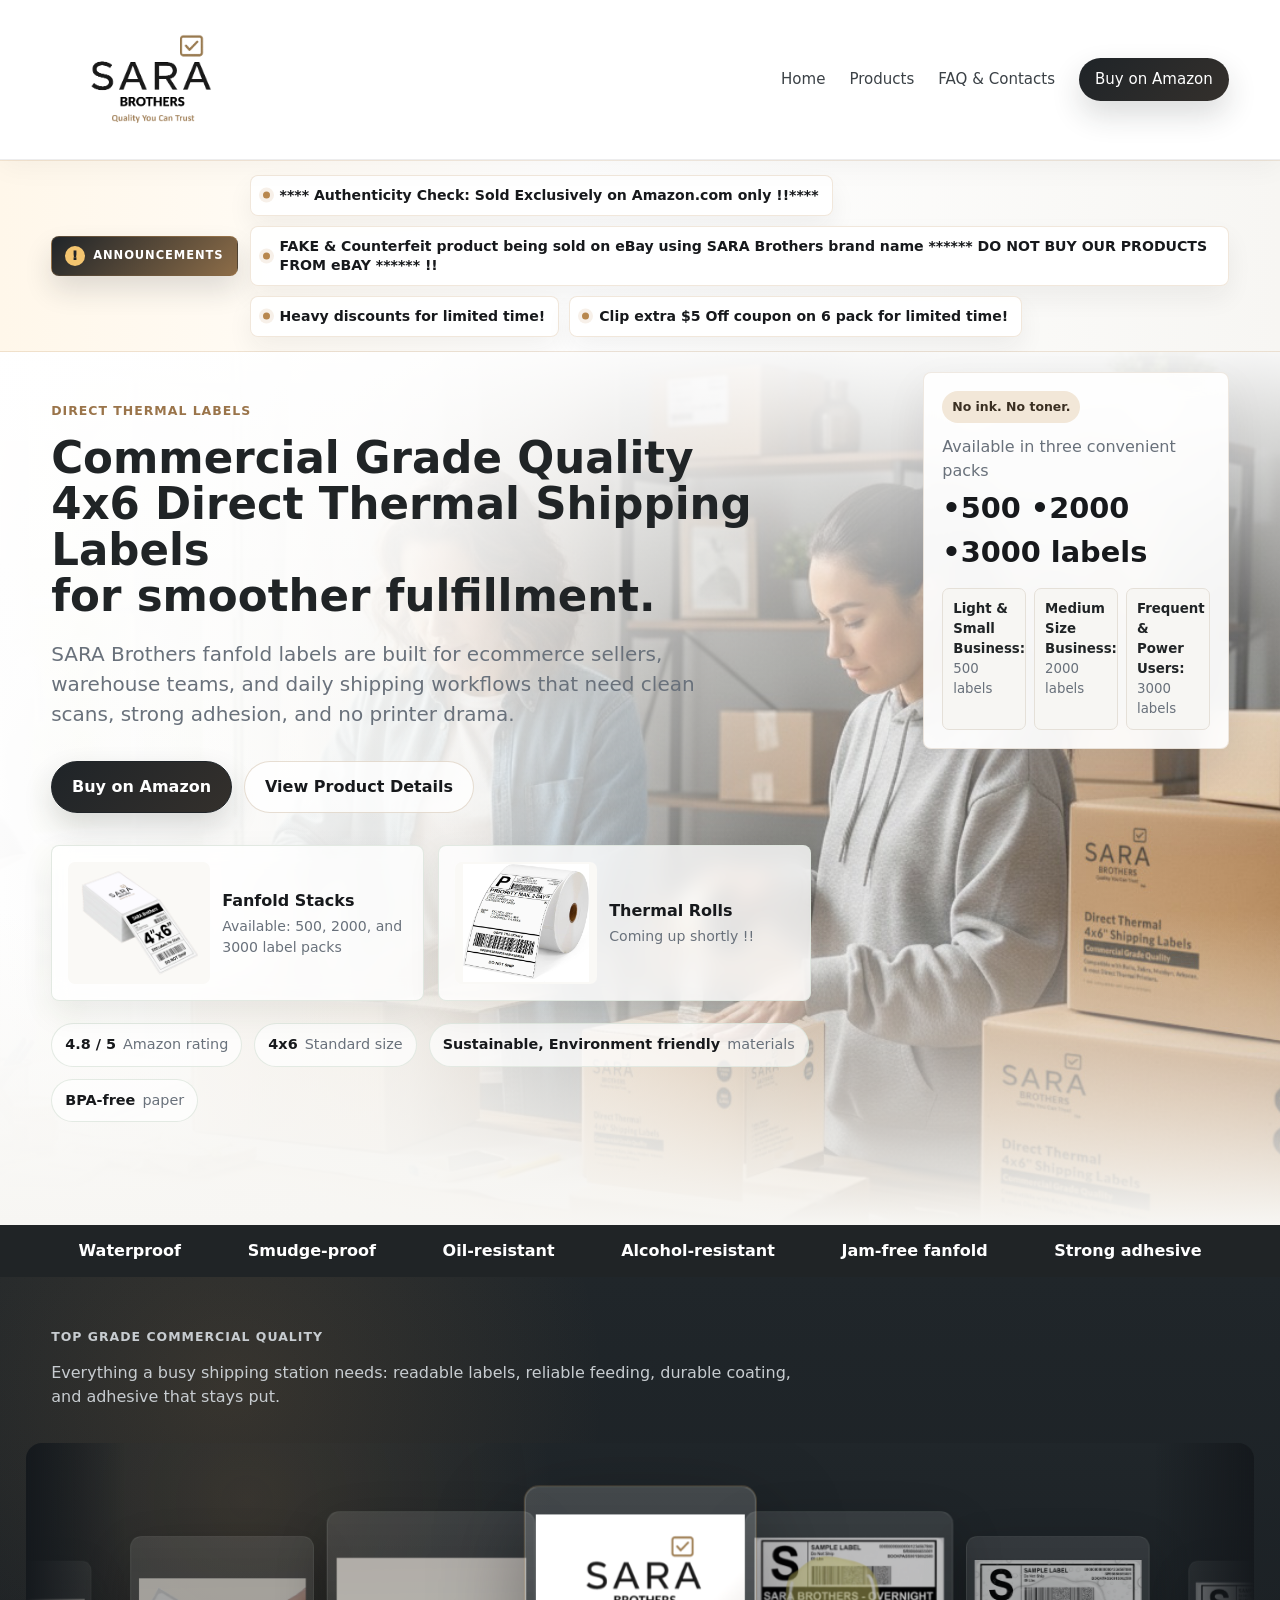
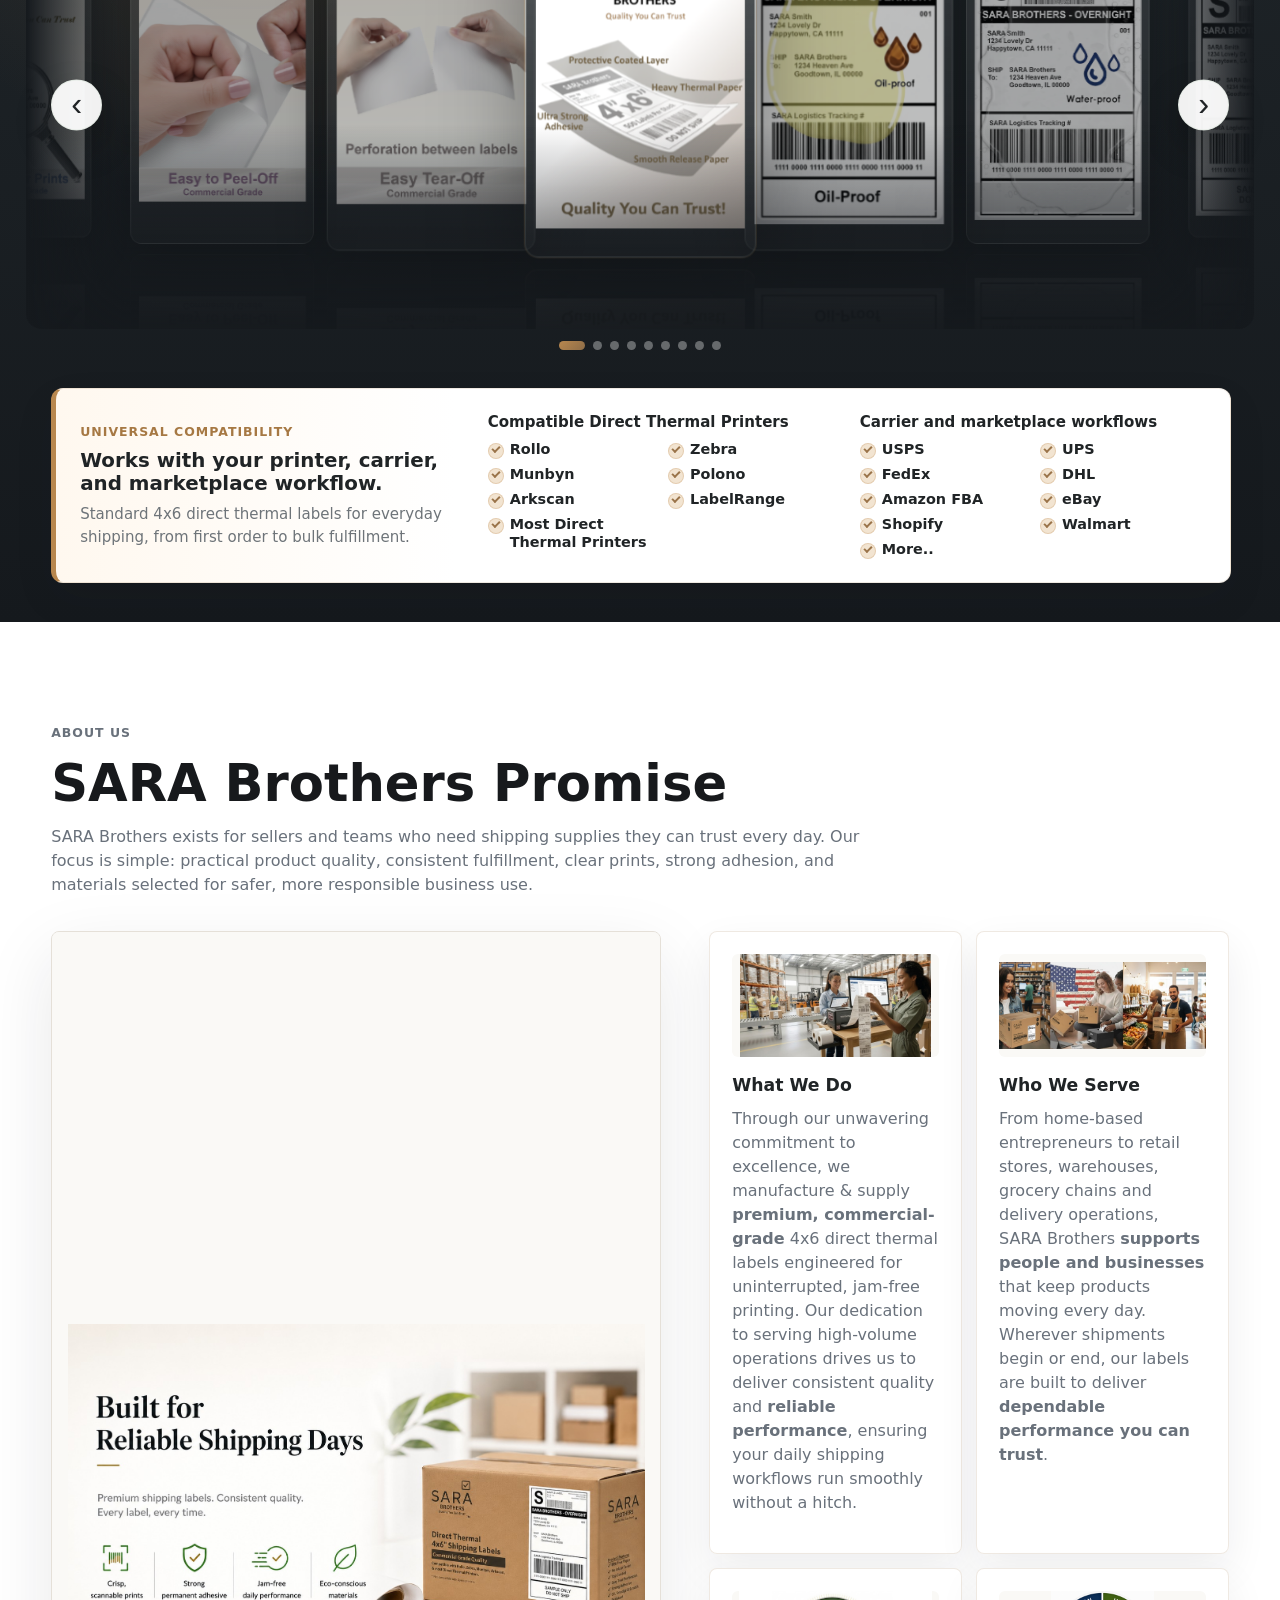
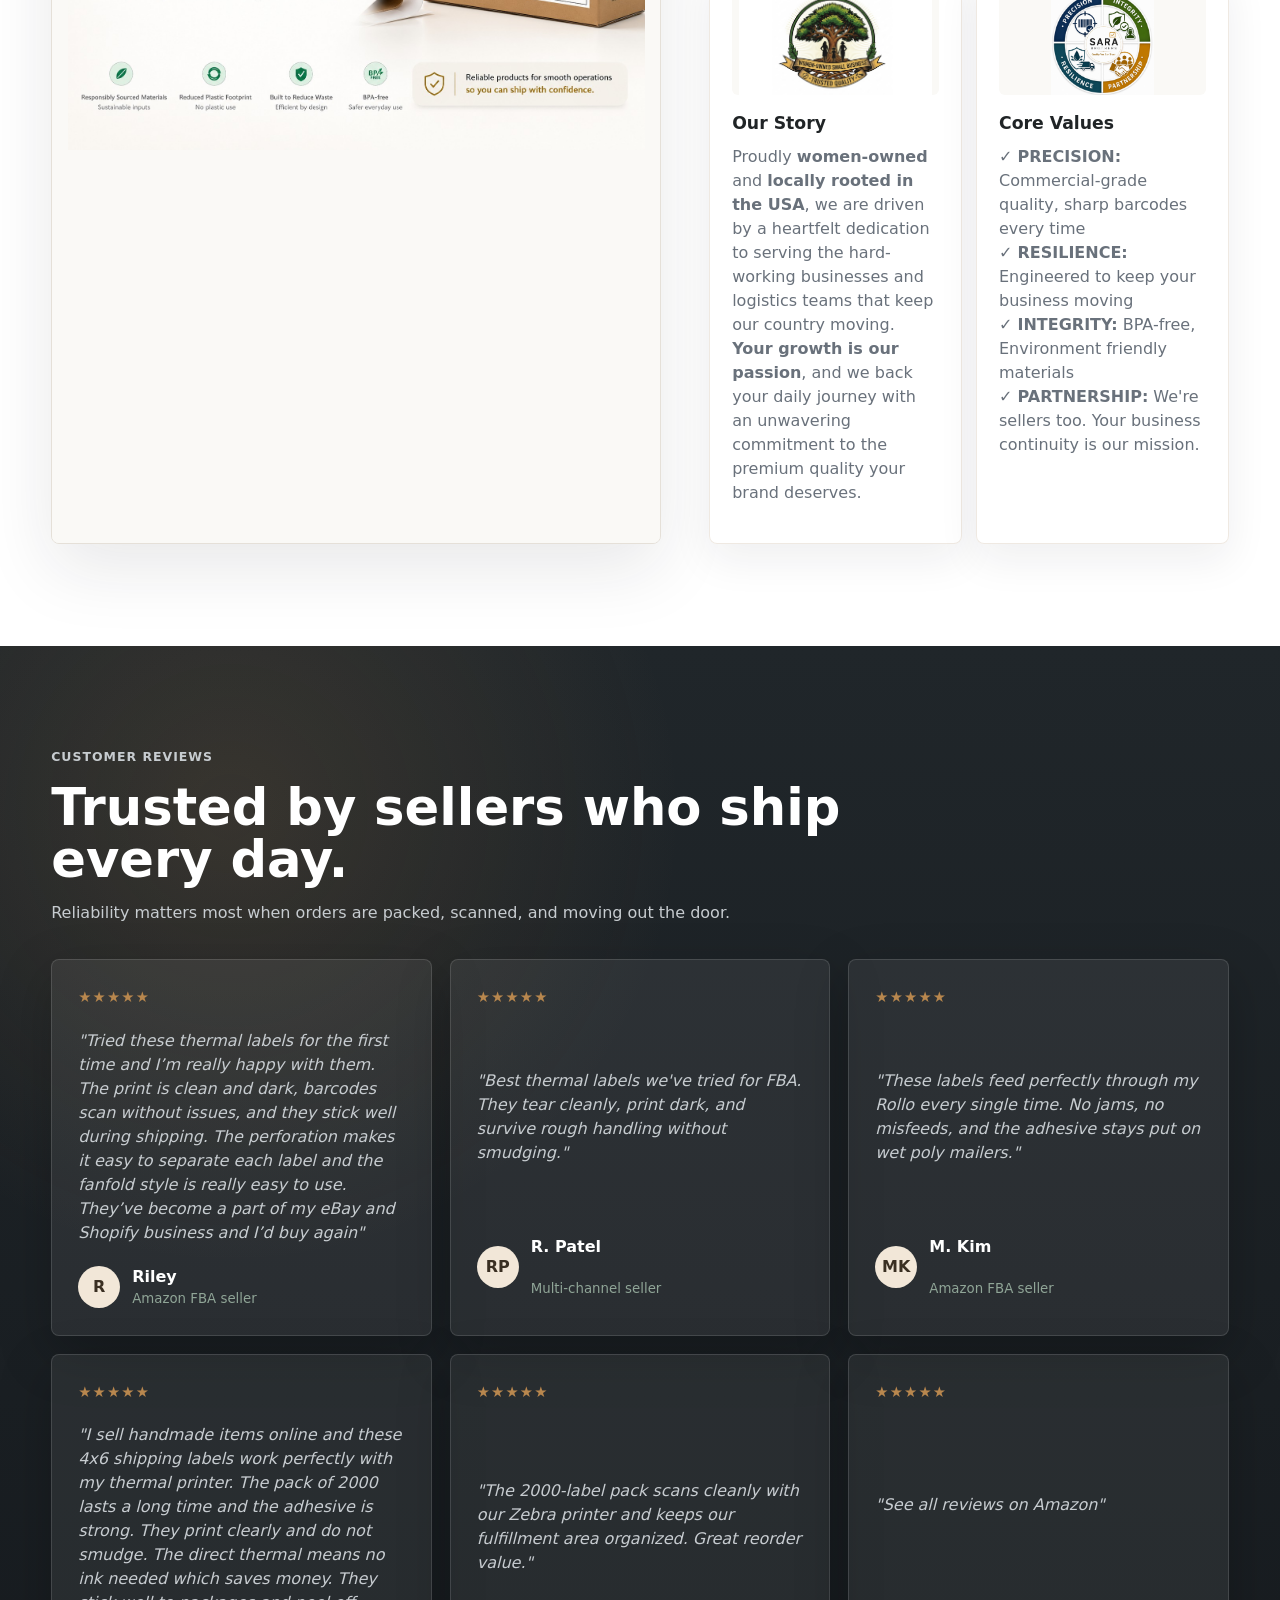
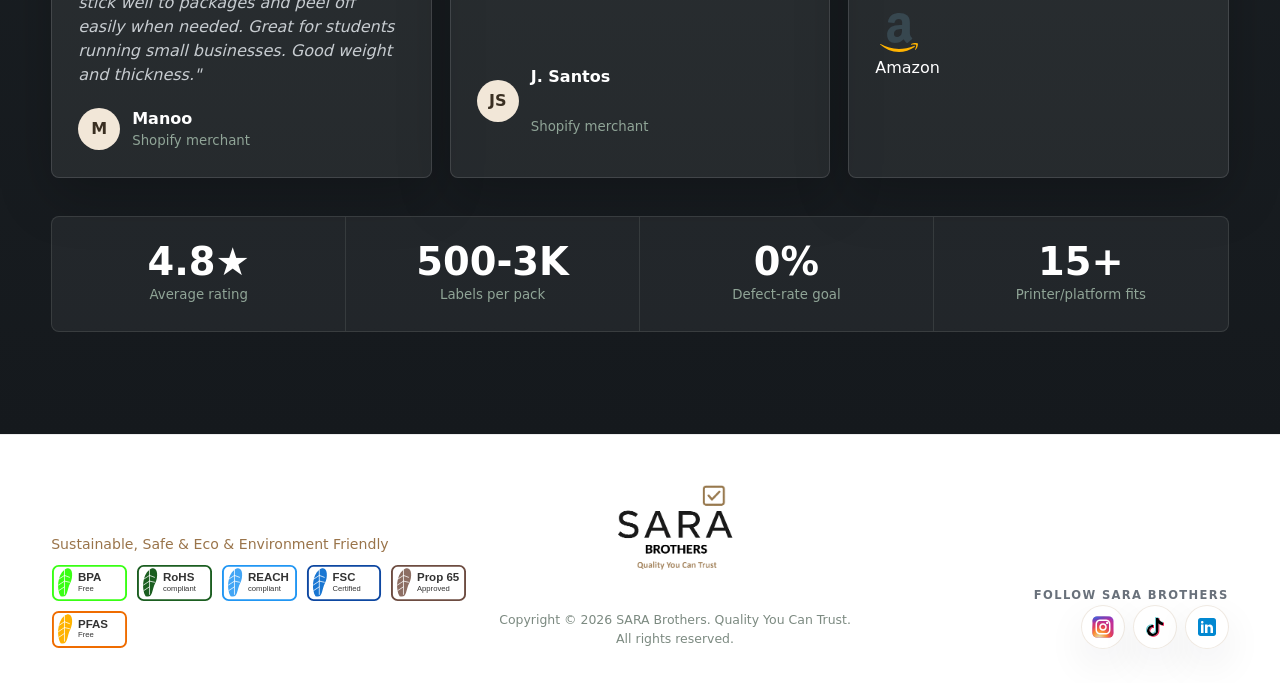
<file: index.html>
<!doctype html>
<html lang="en">
  <head>
    <meta charset="utf-8">
    <meta name="viewport" content="width=device-width, initial-scale=1">
    <meta http-equiv="Cache-Control" content="no-cache, no-store, must-revalidate">
    <meta http-equiv="Pragma" content="no-cache">
    <meta http-equiv="Expires" content="0">
    <meta name="description" content="SARA Brothers 4x6 direct thermal shipping labels for FBA, ecommerce, warehouses, and logistics teams.">
    <title>SARA Brothers | Premium 4x6 Thermal Shipping Labels</title>
    <link rel="stylesheet" href="styles.css?v=20260620-modal-swipe-1">
  </head>
  <body>
    <header class="site-header" data-header>
      <a class="brand" href="index.html" aria-label="SARA Brothers home">
        <img class="brand-logo" data-brand-logo src="assets/images/logo.jpg" alt="SARA Brothers logo">
      </a>
      <button class="nav-toggle" type="button" aria-label="Toggle navigation" aria-expanded="false" data-nav-toggle>
        <span></span><span></span><span></span>
      </button>
      <nav class="nav-links" data-nav>
        <a href="index.html">Home</a>
        <a href="products.html">Products</a>
        <a href="faq-contact.html">FAQ &amp; Contacts</a>
        <a class="nav-cta" href="https://www.amazon.com/gp/product/B0GCBD5TK2?th=1">Buy on Amazon</a>
      </nav>
    </header>

    <main id="top">
      <section class="announcement-band" id="announcementBand" aria-label="SARA Brothers announcements" hidden>
        <div class="announcement-inner">
          <span class="announcement-label">Announcements</span>
          <ul id="announcementList"></ul>
        </div>
      </section>

      <section class="hero section" id="heroSection">
        <div class="hero-copy">
          <p class="eyebrow" id="heroEyebrow">Direct thermal labels</p>
          <h1 id="heroHeadline">Commercial Grade Quality
4x6 Direct Thermal Shipping Labels
for smoother fulfillment.</h1>
          <p class="hero-lede" id="heroLede">SARA Brothers fanfold labels are built for ecommerce sellers, warehouse teams, and daily shipping workflows that need clean scans, strong adhesion, and no printer drama.</p>
          <div class="hero-actions">
            <a class="button primary" href="https://www.amazon.com/gp/product/B0GCBD5TK2?th=1">Buy on Amazon</a>
            <a class="button ghost" href="products.html">View Product Details</a>
          </div>
          <div class="format-strip" aria-label="SARA Brothers product formats">
            <article>
              <img src="assets/images/reference/SARA-fanfold.png" alt="SARA Brothers fanfold shipping label stack">
              <div>
                <strong>Fanfold Stacks</strong>
                <span>Available: 500, 2000, and 3000 label packs</span>
              </div>
            </article>
            <article>
              <img src="assets/images/reference/SARA-rolls.jpg" alt="SARA Brothers direct thermal label rolls">
              <div>
                <strong>Thermal Rolls</strong>
                <span>Coming up shortly !!</span>
              </div>
            </article>
          </div>
          <div class="hero-stats" aria-label="Product highlights">
            <span><strong>4.8 / 5</strong> Amazon rating</span>
            <span><strong>4x6</strong> Standard size</span>
            <span><strong>Sustainable, Environment friendly</strong> materials</span>
            <span><strong>BPA-free</strong> paper</span>
          </div>
        </div>
        <div class="hero-visual" aria-label="SARA Brothers label product showcase">
          <div class="hero-panel hero-pack-panel">
            <span class="panel-kicker">No ink. No toner.</span>
            <span>Available in three convenient packs</span>
            <strong>•500 •2000 •3000 labels</strong>
            <div class="pack-types" aria-label="Pack size recommendations">
              <small><b>Light & Small Business:</b> 500 labels</small>
              <small><b>Medium Size Business:</b> 2000 labels</small>
              <small><b>Frequent & Power Users:</b> 3000 labels</small>
            </div>
          </div>
        </div>
      </section>

      <section class="marquee" aria-label="Product benefits">
        <span>Waterproof</span>
        <span>Smudge-proof</span>
        <span>Oil-resistant</span>
        <span>Alcohol-resistant</span>
        <span>Jam-free fanfold</span>
        <span>Strong adhesive</span>
      </section>

      <section class="section dark-cards" id="advantages">
        <div class="section-heading compact">
          <p class="eyebrow">Top Grade Commercial Quality</p>
          <p>Everything a busy shipping station needs: readable labels, reliable feeding, durable coating, and adhesive that stays put.</p>
        </div>
        <div class="quality-carousel" aria-label="SARA Brothers quality image carousel">
          <button class="quality-carousel-btn quality-carousel-prev" type="button" aria-label="Previous quality image" data-quality-prev>‹</button>
          <div class="quality-carousel-frame" id="qualityCarouselFrame" tabindex="0">
            <div class="quality-carousel-track" id="qualityCarouselTrack">
              <figure class="quality-carousel-slide"><img src="assets/images/quality/x0.png" alt="SARA Brothers quality image 1"></figure>
              <figure class="quality-carousel-slide"><img src="assets/images/quality/a1.png" alt="SARA Brothers quality image 2"></figure>
              <figure class="quality-carousel-slide"><img src="assets/images/quality/a2.png" alt="SARA Brothers quality image 3"></figure>
              <figure class="quality-carousel-slide"><img src="assets/images/quality/a3.png" alt="SARA Brothers quality image 4"></figure>
              <figure class="quality-carousel-slide"><img src="assets/images/quality/a4.png" alt="SARA Brothers quality image 5"></figure>
              <figure class="quality-carousel-slide"><img src="assets/images/quality/a5.png" alt="SARA Brothers quality image 6"></figure>
              <figure class="quality-carousel-slide"><img src="assets/images/quality/a6.png" alt="SARA Brothers quality image 7"></figure>
              <figure class="quality-carousel-slide"><img src="assets/images/quality/a7.png" alt="SARA Brothers quality image 8"></figure>
              <figure class="quality-carousel-slide"><img src="assets/images/quality/a8.png" alt="SARA Brothers quality image 9"></figure>
            </div>
          </div>
          <button class="quality-carousel-btn quality-carousel-next" type="button" aria-label="Next quality image" data-quality-next>›</button>
          <div class="quality-carousel-dots" id="qualityCarouselDots" aria-label="Quality carousel slide navigation"></div>
        </div>


        <div class="compatibility-panel">
          <div class="compatibility-intro">
            <p class="eyebrow">Universal Compatibility</p>
            <h2>Works with your printer, carrier, and marketplace workflow.</h2>
            <p>Standard 4x6 direct thermal labels for everyday shipping, from first order to bulk fulfillment.</p>
          </div>
          <div class="compatibility-lists">
            <div class="compatibility-list-group">
              <h3>Compatible Direct Thermal Printers</h3>
              <div class="compatibility-list" id="printerChips"></div>
            </div>
            <div class="compatibility-list-group">
              <h3>Carrier and marketplace workflows</h3>
              <div class="compatibility-list" id="carrierChips"></div>
            </div>
          </div>
        </div>


      </section>

      <section class="section story-section" id="story">
        <div class="section-heading">
          <p class="eyebrow">About Us</p>
          <h2 id="storyHeadline">SARA Brothers Promise</h2>
          <p id="storyBody">SARA Brothers exists for sellers and teams who need shipping supplies they can trust every day.</p>
        </div>
        <div class="story-layout">
          <div class="story-media">
            <img id="storyImage" src="assets/images/our-story/Home-OurStory.jpg" alt="SARA Brothers label construction and quality visual">
          </div>
          <div class="story-cards" id="storyCards"></div>
        </div>
      </section>

      <section class="section reviews-section" id="reviews">
        <div class="section-heading">
          <p class="eyebrow">Customer reviews</p>
          <h2>Trusted by sellers who ship every day.</h2>
          <p>Reliability matters most when orders are packed, scanned, and moving out the door.</p>
        </div>
        <div class="review-grid">

          <article class="review-card">
            <div class="stars">★★★★★</div>
            <p>"Tried these thermal labels for the first time and I’m really happy with them. The print is clean and dark, barcodes scan without issues, and they stick well during shipping. The perforation makes it easy to separate each label and the fanfold style is really easy to use. They’ve become a part of my eBay and Shopify business and I’d buy again"</p>
            <div class="reviewer"><span>R</span><strong>Riley</strong><small>Amazon FBA seller</small></div>
          </article>

          <article class="review-card">
            <div class="stars">★★★★★</div>
            <p>"Best thermal labels we've tried for FBA. They tear cleanly, print dark, and survive rough handling without smudging."</p>
            <div class="reviewer"><span>RP</span><strong>R. Patel</strong><small>Multi-channel seller</small></div>
          </article>

          <article class="review-card">
            <div class="stars">★★★★★</div>
            <p>"These labels feed perfectly through my Rollo every single time. No jams, no misfeeds, and the adhesive stays put on wet poly mailers."</p>
            <div class="reviewer"><span>MK</span><strong>M. Kim</strong><small>Amazon FBA seller</small></div>
          </article>

          <article class="review-card">
            <div class="stars">★★★★★</div>
            <p>"I sell handmade items online and these 4x6 shipping labels work perfectly with my thermal printer. The pack of 2000 lasts a long time and the adhesive is strong. They print clearly and do not smudge. The direct thermal means no ink needed which saves money. They stick well to packages and peel off easily when needed. Great for students running small businesses. Good weight and thickness."</p>
            <div class="reviewer"><span>M</span><strong>Manoo</strong><small>Shopify merchant</small></div>
          </article>

          <article class="review-card">
            <div class="stars">★★★★★</div>
            <p>"The 2000-label pack scans cleanly with our Zebra printer and keeps our fulfillment area organized. Great reorder value."</p>
            <div class="reviewer"><span>JS</span><strong>J. Santos</strong><small>Shopify merchant</small></div>
          </article>

          <article class="review-card">
            <div class="stars">★★★★★</div>
            <p>"See all reviews on Amazon"</p>
              <a class="btn btn-primary" href="https://www.amazon.com/gp/product/B0GCBD5TK2?th=1" target="_blank" rel="noopener"><img src="assets/icons/amazon.svg" alt="SARA Brothers 4x6 Direct Thermal Labels @ Amazon" class="btn-icon">Amazon</a>
          </article>

        </div>
        <div class="review-stats">
          <span><strong>4.8★</strong><small>Average rating</small></span>
          <span><strong>500-3K</strong><small>Labels per pack</small></span>
          <span><strong>0%</strong><small>Defect-rate goal</small></span>
          <span><strong>15+</strong><small>Printer/platform fits</small></span>
        </div>
      </section>


    </main>

    <footer class="site-footer">
      <section class="social-band" id="socialBand" aria-labelledby="socialHeading">
        <p class="social-heading" id="socialHeading">Follow SARA Brothers</p>
        <div class="social-links social-links-large" id="socialLinks" aria-label="SARA Brothers social links"></div>
      </section>

      <div class="footer-brand-block">
        <div class="brand footer-brand">
          <img class="brand-logo" data-brand-logo src="assets/images/sara_logo_transparent.png" alt="SARA Brothers logo">
        </div>
        <div class="footer-badges" aria-label="SARA Brothers product certifications">
          <p>Sustainable, Safe &amp; Eco &amp; Environment Friendly</p>
          <div class="footer-badge-row">
            <img src="assets/images/badges/BPA_Free.svg" alt="BPA Free">
            <img src="assets/images/badges/RoHS.svg" alt="RoHS Compliant">
            <img src="assets/images/badges/REACH.svg" alt="REACH Compliant">
            <img src="assets/images/badges/FSC.svg" alt="FSC Certified">
            <img src="assets/images/badges/Prop65.svg" alt="Prop 65 Approved">
            <img src="assets/images/badges/PFAS.svg" alt="PFAS Free">
          </div>
        </div>
      </div>
      <small>Copyright &copy; 2026 SARA Brothers. Quality You Can Trust.<br>All rights reserved.</small>
    </footer>

    <script src="announcements.js?v=20260620-json-source"></script>
    <script src="app.js?v=20260620-modal-swipe-1"></script>
  
  </body>
</html>
</file>
<file: styles.css>
:root {
  --ink: #17191c;
  --muted: #69717b;
  --paper: #f7f6f3;
  --white: #ffffff;
  --line: #e5e0d8;
  --green: #9a744a;
  --green-dark: #202426;
  --mint: #f2ece3;
  --gold: #b8874e;
  --sky: #eef3f7;
  --shadow: 0 24px 70px rgba(29, 33, 38, 0.1);
  --radius: 8px;
}

* {
  box-sizing: border-box;
}

html {
  scroll-behavior: smooth;
}

body {
  margin: 0;
  font-family: Inter, ui-sans-serif, system-ui, -apple-system, BlinkMacSystemFont, "Segoe UI", sans-serif;
  color: var(--ink);
  background: var(--paper);
  line-height: 1.5;
}

img {
  display: block;
  max-width: 100%;
}

.story-media img,
.story-card img,
.product-card img,
.credential-showcase > img,
.credential-card img,
.format-strip img,
.product-modal img,
.quality-carousel-slide img,
.social-links img,
.footer-badge-row img,
.brand-logo {
  object-fit: contain;
  object-position: center;
}

a {
  color: inherit;
  text-decoration: none;
}

.data-load-error {
  max-width: 960px;
  margin: 120px auto 32px;
  padding: 20px 22px;
  border: 1px solid #f4b6a6;
  border-radius: 10px;
  color: #32130b;
  background: #fff1ec;
}

.data-load-error strong {
  display: block;
  margin-bottom: 8px;
}

.data-load-error p {
  margin: 6px 0 0;
}

.site-header {
  position: sticky;
  top: 0;
  z-index: 10;
  display: flex;
  align-items: center;
  justify-content: space-between;
  gap: 24px;
  padding: 16px clamp(18px, 4vw, 56px);
  background: rgba(247, 249, 246, 0.88);
  border-bottom: 1px solid rgba(223, 231, 223, 0.75);
  backdrop-filter: blur(16px);
}

.brand {
  display: inline-flex;
  align-items: center;
  min-width: max-content;
}

.brand-logo {
  /* width: 132px;
  height: 58px; */

  width: 200px;
  height: auto;
  object-fit: contain;
  object-position: left center;
  mix-blend-mode: multiply;
  border-radius: 4px;
}

.brand strong,
.brand small {
  display: block;
}

.brand strong {
  font-size: 1rem;
}

.brand small {
  color: var(--muted);
  font-size: 0.76rem;
}

.nav-links {
  display: flex;
  align-items: center;
  gap: 24px;
  color: #33443a;
  font-size: 0.94rem;
}

.nav-links a {
  padding: 8px 0;
}

.nav-cta {
  padding: 10px 16px !important;
  color: var(--white);
  background: var(--ink);
  border-radius: 999px;
}

.nav-toggle {
  display: none;
  width: 42px;
  height: 42px;
  border: 1px solid var(--line);
  border-radius: 999px;
  background: var(--white);
}

.nav-toggle span {
  display: block;
  width: 18px;
  height: 2px;
  margin: 4px auto;
  background: var(--ink);
}

.section {
  padding: clamp(64px, 8vw, 112px) clamp(18px, 4vw, 56px);
}

.page-hero {
  display: grid;
  grid-template-columns: minmax(0, 1.2fr) minmax(280px, 0.8fr);
  gap: clamp(24px, 5vw, 72px);
  align-items: end;
  min-height: 360px;
  padding-top: clamp(86px, 10vw, 132px);
  background:
    radial-gradient(circle at top right, rgba(31, 107, 75, 0.15), transparent 34%),
    linear-gradient(135deg, #f7f9f6 0%, #edf5ef 100%);
}

.page-hero h1 {
  max-width: 860px;
  margin: 0 0 18px;
  color: var(--green-dark);
  font-size: clamp(2.4rem, 5vw, 5.4rem);
  line-height: 0.98;
  letter-spacing: 0;
}

.page-hero p:not(.eyebrow) {
  max-width: 760px;
  margin: 0;
  color: var(--muted);
  font-size: clamp(1rem, 1.4vw, 1.2rem);
}

.page-hero-card {
  padding: clamp(22px, 3vw, 34px);
  background: rgba(255, 255, 255, 0.82);
  border: 1px solid rgba(31, 107, 75, 0.14);
  border-radius: var(--radius);
  box-shadow: var(--shadow);
}

.page-hero-card span,
.page-hero-card strong,
.page-hero-card p {
  display: block;
}

.page-hero-card span {
  color: var(--green);
  font-size: 0.82rem;
  font-weight: 850;
  text-transform: uppercase;
  letter-spacing: 0.08em;
}

.page-hero-card strong {
  margin-top: 12px;
  color: var(--ink);
  font-size: clamp(1.35rem, 2vw, 2rem);
  line-height: 1.1;
}

.page-hero-card p {
  margin-top: 12px;
}

.announcement-band {
  padding: 18px clamp(18px, 4vw, 56px);
  background: #ffffff;
  border-bottom: 1px solid var(--line);
}

.announcement-inner {
  display: flex;
  align-items: center;
  gap: 18px;
  max-width: 1180px;
  margin: 0 auto;
}

.announcement-label {
  flex: 0 0 auto;
  padding: 8px 12px;
  color: var(--green-dark);
  background: #ffffff;
  border: 1px solid rgba(31, 107, 75, 0.12);
  border-radius: 8px;
  box-shadow: 0 8px 24px rgba(39, 52, 44, 0.06);
  font-size: 0.72rem;
  font-weight: 900;
  letter-spacing: 0.08em;
  text-transform: uppercase;
}

.announcement-band ul {
  display: flex;
  flex-wrap: wrap;
  gap: 8px;
  margin: 0;
  padding: 0;
  list-style: none;
}

.announcement-band li {
  position: relative;
  padding: 10px 13px 10px 29px;
  color: var(--ink);
  background: #ffffff;
  border: 1px solid rgba(31, 107, 75, 0.14);
  border-radius: 8px;
  box-shadow: 0 10px 26px rgba(39, 52, 44, 0.06);
  font-size: 0.88rem;
  font-weight: 700;
  line-height: 1.35;
}

.announcement-band li::before {
  content: "";
  position: absolute;
  top: 50%;
  left: 12px;
  width: 7px;
  height: 7px;
  background: var(--green);
  border-radius: 999px;
  transform: translateY(-50%);
}

.hero {
  position: relative;
  display: grid;
  grid-template-columns: minmax(0, 1.38fr) minmax(280px, 0.62fr);
  gap: clamp(22px, 4vw, 50px);
  align-items: center;
  min-height: clamp(560px, 68vh, 700px);
  padding-top: clamp(26px, 4vw, 50px);
  overflow: hidden;
  background:
    linear-gradient(180deg, rgba(247, 249, 246, 0.92) 0%, rgba(247, 249, 246, 0.36) 28%, rgba(247, 249, 246, 0) 58%),
    linear-gradient(90deg, rgba(247, 249, 246, 0.98) 0%, rgba(247, 249, 246, 0.92) 32%, rgba(247, 249, 246, 0.35) 60%, rgba(247, 249, 246, 0.04) 100%),
    url("assets/images/home/banner.jpg") center / cover no-repeat,
    var(--paper);
}

.hero::after {
  content: "";
  position: absolute;
  inset: auto 0 0;
  height: 36%;
  background: linear-gradient(180deg, rgba(247, 249, 246, 0), var(--paper));
  pointer-events: none;
}

.hero-copy,
.hero-visual {
  position: relative;
  z-index: 1;
}
/* 
.hero-visual {
  position: relative;
  display: grid;
  min-height: clamp(230px, 28vw, 380px);
  align-items: end;
  justify-items: end;
  padding: clamp(18px, 3vw, 30px) 0;
} */

/* .hero-visual::before {
  content: "Fanfold + Rolls";
  position: absolute;
  top: clamp(18px, 3vw, 42px);
  right: clamp(10px, 2vw, 24px);
  z-index: 3;
  padding: 8px 11px;
  color: var(--green-dark);
  background: rgba(255, 255, 255, 0.94);
  border: 1px solid rgba(31, 107, 75, 0.14);
  border-radius: 999px;
  font-size: 0.78rem;
  font-weight: 900;
} */

.hero-label {
  position: absolute;
  left: clamp(-10px, 1vw, 22px);
  bottom: clamp(88px, 9vw, 130px);
  z-index: 2;
  width: min(178px, 18vw);
  max-height: 300px;
  object-fit: contain;
  padding: 8px;
  background: rgba(255, 255, 255, 0.88);
  border: 1px solid rgba(223, 231, 223, 0.95);
  border-radius: 8px;
  box-shadow: 0 24px 60px rgba(23, 32, 27, 0.18);
  transform: rotate(-5deg);
}

.hero-stack {
  position: relative;
  z-index: 1;
  width: min(560px, 104%);
  max-height: 500px;
  object-fit: contain;
  filter: drop-shadow(0 28px 46px rgba(23, 32, 27, 0.18));
}

.eyebrow {
  margin: 0 0 14px;
  color: var(--green);
  font-size: 0.78rem;
  font-weight: 800;
  letter-spacing: 0.08em;
  text-transform: uppercase;
}

h1,
h2,
h3,
p {
  margin-top: 0;
}

h1 {
  max-width: 900px;
  margin-bottom: 20px;
  color: var(--green-dark);
  font-size: clamp(2.1rem, 3.4vw, 3.15rem);
  line-height: 1.06;
  letter-spacing: 0;
  white-space: pre-line;
}

h2 {
  margin-bottom: 16px;
  font-size: clamp(2rem, 4vw, 4.1rem);
  line-height: 1.02;
  letter-spacing: 0;
}

h3 {
  margin-bottom: 8px;
  font-size: 1.08rem;
}

.hero-lede,
.section-heading p,
.quality-copy p,
.steps p,
.faq p,
.site-footer p {
  color: var(--muted);
}

.hero-lede {
  max-width: 660px;
  font-size: clamp(1.06rem, 2vw, 1.25rem);
}

.hero-actions {
  display: flex;
  flex-wrap: wrap;
  gap: 12px;
  margin: 32px 0;
}

.format-strip {
  display: grid;
  grid-template-columns: repeat(2, minmax(0, 1fr));
  gap: 12px;
  max-width: 660px;
  margin: 0 0 22px;
}

.format-strip article {
  display: grid;
  grid-template-columns: 82px 1fr;
  gap: 12px;
  align-items: center;
  min-height: 96px;
  padding: 10px;
  background: rgba(255, 255, 255, 0.78);
  border: 1px solid rgba(223, 231, 223, 0.9);
  border-radius: var(--radius);
  box-shadow: 0 12px 32px rgba(39, 52, 44, 0.08);
  backdrop-filter: blur(10px);
}

.format-strip img {
  width: 82px;
  height: 76px;
  object-fit: contain;
  background: #f8faf8;
  border-radius: 7px;
}

.format-strip strong,
.format-strip span {
  display: block;
}

.format-strip strong {
  margin-bottom: 3px;
}

.format-strip span {
  color: var(--muted);
  font-size: 0.88rem;
}

.button {
  display: inline-flex;
  align-items: center;
  justify-content: center;
  min-height: 48px;
  padding: 13px 20px;
  border: 1px solid var(--ink);
  border-radius: 999px;
  font-weight: 800;
  transition: transform 180ms ease, box-shadow 180ms ease, background 180ms ease;
}

.button:hover {
  transform: translateY(-2px);
}

.button.primary {
  color: var(--white);
  background: var(--green);
  border-color: var(--green);
  box-shadow: 0 14px 28px rgba(31, 107, 75, 0.2);
}

.button.primary.light {
  color: var(--green-dark);
  background: var(--white);
  border-color: var(--white);
}

.button.ghost {
  background: rgba(255, 255, 255, 0.55);
}

.hero-stats {
  display: flex;
  flex-wrap: wrap;
  gap: 12px;
}

.hero-stats span {
  display: inline-flex;
  align-items: center;
  gap: 7px;
  padding: 10px 13px;
  background: rgba(255, 255, 255, 0.7);
  border: 1px solid rgba(223, 231, 223, 0.85);
  border-radius: 999px;
  color: var(--muted);
  font-size: 0.9rem;
}

.hero-stats strong {
  color: var(--ink);
}

.hero-panel {
  border: 1px solid rgba(223, 231, 223, 0.95);
  background: rgba(255, 255, 255, 0.9);
  box-shadow: 0 18px 40px rgba(23, 32, 27, 0.12);
  backdrop-filter: blur(12px);
}

.hero-panel,
.workflow-pack-card {
  position: relative;
  z-index: 3;
  width: min(410px, 100%);
  margin-top: -4px;
  margin-left: auto;
  padding: 18px;
  border-radius: var(--radius);
}

.hero-panel span,
.hero-panel small,
.workflow-pack-card span,
.workflow-pack-card small {
  display: block;
  color: var(--muted);
}

.hero-panel .panel-kicker,
.workflow-pack-card .panel-kicker {
  display: inline-flex;
  width: auto;
  margin-bottom: 12px;
  padding: 7px 10px;
  color: var(--green-dark);
  background: var(--mint);
  border-radius: 999px;
  font-size: 0.78rem;
  font-weight: 900;
}

.hero-panel strong,
.workflow-pack-card strong {
  display: block;
  margin: 4px 0;
  font-size: 1.8rem;
}

.hero-pack-panel {
  --hero-pack-x: 0px;
  --hero-pack-y: -200px;
  width: min(380px, calc(100% - 44px));
  transform: translate(var(--hero-pack-x), var(--hero-pack-y));
}

.pack-types {
  display: grid;
  grid-template-columns: repeat(3, minmax(0, 1fr));
  gap: 8px;
  margin-top: 14px;
}

.pack-types small {
  padding: 10px;
  background: var(--paper);
  border: 1px solid var(--line);
  border-radius: 7px;
  color: var(--muted);
}

.pack-types b {
  display: block;
  color: var(--green-dark);
}

.marquee {
  display: flex;
  gap: 12px;
  overflow: hidden;
  padding: 14px clamp(18px, 4vw, 56px);
  color: var(--white);
  background: var(--green-dark);
}

.marquee span {
  flex: 1 0 max-content;
  text-align: center;
  font-weight: 800;
}

/*
.dark-cards,
.reviews-section {
  color: var(--white);
  background:
    radial-gradient(circle at top right, rgba(31, 107, 75, 0.25), transparent 36%),
    #101713;
}

.dark-cards,
.reviews-section {
  color: var(--white);
  background:
    linear-gradient(
      180deg,
      #152f24 0%,
      #10251c 35%,
      #0c1d17 70%,
      #08130f 100%
    );
}
*/

.dark-cards,
.reviews-section {
  color: var(--white);
  background:
    radial-gradient(circle at 50% 35%, rgba(35, 90, 62, 0.18), transparent 45%),
    linear-gradient(
      180deg,
      #173426 0%,
      #10251c 42%,
      #0b1a14 78%,
      #070f0c 100%
    );
}




.dark-cards {
  padding-top: clamp(34px, 4vw, 58px);
  padding-bottom: clamp(26px, 3vw, 44px);
}

.dark-cards .section-heading p,
.reviews-section .section-heading p {
  color: #b8c7bd;
}

.dark-cards .eyebrow,
.reviews-section .eyebrow,
.workflow .eyebrow {
  color: #64d59b;
}

.benefit-grid {
  display: grid;
  grid-template-columns: repeat(3, minmax(0, 1fr));
  gap: 18px;
}

.benefit-card,
.wide-proof-card,
.review-card {
  background: rgba(255, 255, 255, 0.055);
  border: 1px solid rgba(223, 231, 223, 0.12);
  border-radius: var(--radius);
  box-shadow: 0 20px 60px rgba(0, 0, 0, 0.18);
}

.benefit-card {
  min-height: 154px;
  padding: 20px;
}

.benefit-icon {
  display: grid;
  width: 42px;
  height: 42px;
  place-items: center;
  margin-bottom: 16px;
  color: #71e0a6;
  background: rgba(31, 107, 75, 0.3);
  border: 1px solid rgba(113, 224, 166, 0.18);
  border-radius: 8px;
}

.benefit-icon svg {
  width: 23px;
  height: 23px;
  fill: none;
  stroke: currentColor;
  stroke-width: 1.9;
  stroke-linecap: round;
  stroke-linejoin: round;
}

.benefit-card h3 {
  margin-bottom: 8px;
  font-size: 1.05rem;
}

.benefit-card p {
  margin-bottom: 0;
  line-height: 1.55;
}

.benefit-card h3,
.wide-proof-card h3,
.review-card h3 {
  color: var(--white);
}

.benefit-card p,
.wide-proof-card p,
.review-card p {
  color: #b8c7bd;
}

.wide-proof-card {
  display: grid;
  grid-template-columns: 60px 1fr;
  gap: 18px;
  align-items: center;
  margin-top: 18px;
  padding: 24px;
  background: linear-gradient(135deg, rgba(31, 107, 75, 0.34), rgba(255, 255, 255, 0.055));
}

.wide-proof-card .benefit-icon {
  margin-bottom: 0;
}

.section-heading {
  max-width: 820px;
  margin-bottom: 34px;
}

.section-heading.compact {
  max-width: 760px;
}

.product-grid {
  display: grid;
  grid-template-columns: repeat(3, minmax(0, 1fr));
  gap: 18px;
}

.mobile-pack-intro {
  display: none;
}

.story-section {
  background: var(--white);
}

.story-layout {
  display: grid;
  grid-template-columns: minmax(0, 1.08fr) minmax(320px, 0.92fr);
  gap: clamp(22px, 4vw, 48px);
  align-items: stretch;
}

.story-media {
  min-height: 420px;
  overflow: hidden;
  background: #f8faf8;
  border: 1px solid var(--line);
  border-radius: var(--radius);
  box-shadow: var(--shadow);
}

.story-media img {
  width: 100%;
  height: 100%;
  object-fit: contain;
  object-position: center;
  padding: clamp(8px, 1.2vw, 18px);
}

.story-cards {
  display: grid;
  grid-template-columns: repeat(2, minmax(0, 1fr));
  gap: 14px;
}

.story-card {
  padding: 22px;
  background: var(--paper);
  border: 1px solid var(--line);
  border-radius: var(--radius);
}

.story-card img {
  width: 100%;
  aspect-ratio: 16 / 8;
  object-fit: contain;
  object-position: center;
  background: #f8faf8;
  margin-bottom: 16px;
  border-radius: 6px;
}

.story-card p {
  color: var(--muted);
}

.product-card {
  display: flex;
  flex-direction: column;
  min-height: 100%;
  padding: 14px;
  background: var(--white);
  border: 1px solid var(--line);
  border-radius: var(--radius);
  box-shadow: 0 16px 38px rgba(39, 52, 44, 0.08);
  cursor: pointer;
}

.product-card.is-active {
  border-color: var(--green);
  box-shadow: 0 20px 50px rgba(31, 107, 75, 0.14);
}

.product-card img {
  width: 100%;
  height: 360px;
  object-fit: contain;
  object-position: center;
  padding: 10px;
  background: #f8faf8;
  border-radius: var(--radius);
}

.product-card-media {
  position: relative;
  width: 100%;
  height: 360px;
  overflow: hidden;
  touch-action: pan-y;
  background:
    radial-gradient(circle at 50% 20%, rgba(184, 135, 78, 0.08), transparent 42%),
    #f8faf8;
  border-radius: var(--radius);
}

.product-card-track {
  --product-slide-offset: 0%;
  --product-drag-x: 0px;
  display: flex;
  width: 100%;
  height: 100%;
  transform: translate3d(calc(var(--product-slide-offset) + var(--product-drag-x)), 0, 0);
  transition: transform 360ms cubic-bezier(.2, .8, .2, 1);
  will-change: transform;
}

.product-card-media.is-dragging .product-card-track {
  transition: none;
}

.product-card-media img {
  flex: 0 0 100%;
  min-width: 100%;
  width: 100%;
  height: 100%;
  padding: 8px;
  object-fit: contain;
  object-position: center;
  background: transparent;
  user-select: none;
  -webkit-user-drag: none;
  transition: transform 260ms ease, filter 220ms ease;
}

.product-card-media.is-touching img,
.product-card:hover .product-card-media img {
  transform: none;
}

.product-card-nav {
  position: absolute;
  top: 50%;
  z-index: 2;
  display: inline-flex;
  align-items: center;
  justify-content: center;
  width: 32px;
  height: 32px;
  padding: 0;
  color: var(--green-dark);
  background: rgba(255, 255, 255, 0.9);
  border: 1px solid rgba(154, 116, 74, 0.2);
  border-radius: 999px;
  box-shadow: 0 10px 24px rgba(29, 33, 38, 0.14);
  font-size: 1.35rem;
  line-height: 1;
  cursor: pointer;
  opacity: 0;
  transform: translateY(-50%);
}

.product-card-prev {
  left: 10px;
}

.product-card-next {
  right: 10px;
}

.product-card:hover .product-card-nav,
.product-card:focus-within .product-card-nav,
.product-card-media.is-touching .product-card-nav {
  opacity: 1;
}

.product-card-dots {
  position: absolute;
  right: 0;
  bottom: 8px;
  left: 0;
  z-index: 2;
  display: flex;
  justify-content: center;
  gap: 6px;
  pointer-events: none;
}

.product-card-dots button {
  width: 7px;
  height: 7px;
  padding: 0;
  border: 0;
  border-radius: 999px;
  background: rgba(31, 36, 40, 0.25);
  cursor: pointer;
  pointer-events: auto;
  transition: width 180ms ease, background 180ms ease;
}

.product-card-dots button.is-active {
  width: 20px;
  background: var(--green);
}

.product-meta {
  display: flex;
  justify-content: space-between;
  gap: 12px;
  margin: 10px 0 6px;
}

.product-meta strong {
  font-size: 1.18rem;
  line-height: 1.12;
}

.product-meta p {
  margin-bottom: 0;
  font-size: 0.88rem;
  line-height: 1.22;
}

.price {
  text-align: right;
}

.price strong,
.price small {
  display: block;
}

.price strong {
  font-size: 1.08rem;
  line-height: 1.12;
}

.price small {
  font-size: 0.78rem;
  line-height: 1.2;
}

.price small,
.product-card p {
  color: var(--muted);
}

.product-card > p {
  margin: 8px 0 12px;
  font-size: 0.86rem;
  line-height: 1.35;
}

.product-card .button {
  width: 100%;
  min-height: 40px;
  margin-top: auto;
  padding: 9px 16px;
  font-size: 0.9rem;
}

.split-section {
  display: grid;
  grid-template-columns: minmax(0, 0.95fr) minmax(300px, 1.05fr);
  gap: clamp(24px, 5vw, 70px);
  align-items: center;
  background: var(--white);
}

.media-card {
  padding: 18px;
  background: #f6f8f6;
  border: 1px solid var(--line);
  border-radius: var(--radius);
  box-shadow: var(--shadow);
}

.media-card > img {
  width: 100%;
  aspect-ratio: 1 / 1;
  object-fit: contain;
  background: var(--white);
  border-radius: var(--radius);
}

.gallery-strip {
  display: grid;
  grid-template-columns: repeat(6, 1fr);
  gap: 8px;
  margin-top: 12px;
}

.gallery-strip button {
  padding: 0;
  overflow: hidden;
  background: var(--white);
  border: 1px solid var(--line);
  border-radius: 6px;
  cursor: pointer;
}

.gallery-strip button.is-active {
  border-color: var(--green);
}

.gallery-strip img {
  width: 100%;
  aspect-ratio: 1 / 1;
  object-fit: contain;
}

.feature-list {
  display: grid;
  gap: 12px;
  margin: 26px 0;
}

.feature-item {
  display: grid;
  grid-template-columns: 38px 1fr;
  gap: 12px;
  align-items: start;
  padding: 15px;
  background: var(--paper);
  border: 1px solid var(--line);
  border-radius: var(--radius);
}

.feature-icon {
  display: grid;
  width: 38px;
  height: 38px;
  place-items: center;
  color: var(--green-dark);
  background: var(--mint);
  border-radius: 50%;
  font-weight: 900;
}

.credentials {
  background: linear-gradient(180deg, #ffffff 0%, #edf5ef 100%);
}

.credential-showcase {
  display: grid;
  grid-template-columns: minmax(0, 1.1fr) minmax(300px, 0.9fr);
  gap: 20px;
  align-items: stretch;
}

.credential-showcase > img {
  width: 100%;
  height: 100%;
  min-height: 460px;
  object-fit: contain;
  object-position: center;
  padding: clamp(8px, 1.2vw, 18px);
  background: #f8faf8;
  border: 1px solid var(--line);
  border-radius: var(--radius);
  box-shadow: var(--shadow);
}

.credential-grid {
  display: grid;
  grid-template-columns: repeat(2, minmax(0, 1fr));
  gap: 12px;
}

.credential-card {
  display: flex;
  flex-direction: column;
  justify-content: center;
  min-height: 150px;
  padding: 18px;
  background: var(--white);
  border: 1px solid var(--line);
  border-radius: var(--radius);
}

.credential-card img {
  width: 52px;
  height: 52px;
  object-fit: contain;
  margin-bottom: 14px;
}

.credential-card strong,
.credential-card span {
  display: block;
}

.credential-card span {
  color: var(--muted);
}

.video-section {
  background: #101713;
  color: var(--white);
}

.video-section .eyebrow {
  color: var(--mint);
}

.video-grid {
  display: grid;
  grid-template-columns: repeat(3, minmax(0, 1fr));
  gap: 18px;
}

.video-card {
  overflow: hidden;
  background: #18231d;
  border: 1px solid rgba(223, 231, 223, 0.18);
  border-radius: var(--radius);
}

.video-card video {
  width: 100%;
  aspect-ratio: 16 / 10;
  object-fit: contain;
  background: #000;
}

.video-card div {
  padding: 18px;
}

.video-card p {
  color: #c3d0c7;
}

.reviews-section {
  background:
    linear-gradient(180deg, #101713, #14231a),
    #101713;
}

.review-grid {
  display: grid;
  grid-template-columns: repeat(3, minmax(0, 1fr));
  gap: 18px;
}

.review-card {
  display: grid;
  gap: 20px;
  padding: 26px;
}

.stars {
  color: var(--gold);
  letter-spacing: 0.08em;
  font-size: 0.92rem;
}

.review-card p {
  margin-bottom: 0;
  font-style: italic;
}

.reviewer {
  display: grid;
  grid-template-columns: 42px 1fr;
  column-gap: 12px;
  align-items: center;
}

.reviewer span {
  grid-row: span 2;
  display: grid;
  width: 42px;
  height: 42px;
  place-items: center;
  color: var(--white);
  background: var(--green);
  border-radius: 50%;
  font-weight: 900;
}

.reviewer strong,
.reviewer small {
  display: block;
}

.reviewer small {
  color: #90a597;
}

.review-stats {
  display: grid;
  grid-template-columns: repeat(4, minmax(0, 1fr));
  margin-top: 38px;
  overflow: hidden;
  border: 1px solid rgba(223, 231, 223, 0.12);
  border-radius: var(--radius);
  background: rgba(255, 255, 255, 0.055);
}

.review-stats span {
  display: grid;
  gap: 4px;
  justify-items: center;
  padding: 26px 18px;
  text-align: center;
  border-right: 1px solid rgba(223, 231, 223, 0.1);
}

.review-stats span:last-child {
  border-right: 0;
}

.review-stats strong {
  font-size: clamp(1.8rem, 3vw, 2.5rem);
  line-height: 1;
}

.review-stats small {
  color: #90a597;
}

.compatibility {
  color: var(--ink);
  background: linear-gradient(180deg, #f7f9f6 0%, #edf5ef 100%);
}

.compat-layout {
  display: grid;
  grid-template-columns: repeat(2, minmax(0, 1fr));
  gap: 18px;
}

.compat-layout > div {
  padding: 24px;
  background: rgba(255, 255, 255, 0.72);
  border: 1px solid rgba(31, 107, 75, 0.13);
  border-radius: var(--radius);
  box-shadow: 0 18px 48px rgba(28, 43, 35, 0.06);
}

.chip-cloud {
  display: flex;
  flex-wrap: wrap;
  gap: 10px;
  margin-top: 18px;
}

.chip-cloud span {
  padding: 10px 12px;
  background: #f4faf5;
  border: 1px solid rgba(31, 107, 75, 0.2);
  border-radius: 999px;
  color: var(--green-dark);
  font-weight: 750;
  box-shadow: 0 6px 18px rgba(28, 43, 35, 0.05);
}

.compatibility-panel {
  display: grid;
  grid-template-columns: minmax(260px, 0.52fr) minmax(520px, 1fr);
  gap: clamp(18px, 3vw, 34px);
  align-items: center;
  width: min(1180px, calc(100vw - 36px));
  margin: clamp(14px, 2vw, 24px) auto 0;
  padding: clamp(16px, 2vw, 24px);
  color: var(--ink);
  background: #ffffff;
  border: 1px solid rgba(31, 107, 75, 0.13);
  border-left: 5px solid var(--green);
  border-radius: 12px;
  box-shadow: 0 16px 42px rgba(28, 43, 35, 0.08);
}

.compatibility-intro {
  min-width: 0;
}

.compatibility-intro .eyebrow {
  margin: 0 0 8px;
  color: var(--green);
}

.compatibility-intro h2 {
  max-width: 460px;
  margin: 0 0 8px;
  color: var(--green-dark);
  font-size: clamp(1.22rem, 1.55vw, 1.7rem);
  line-height: 1.16;
}

.compatibility-intro p:last-child {
  margin: 0;
  color: #607167;
  font-size: 0.94rem;
  line-height: 1.5;
}

.compatibility-lists {
  display: grid;
  grid-template-columns: repeat(2, minmax(0, 1fr));
  gap: clamp(16px, 2vw, 28px);
}

.compatibility-list-group h3 {
  margin: 0 0 9px;
  color: var(--green-dark);
  font-size: 0.94rem;
  line-height: 1.2;
}

.compatibility-list {
  display: grid;
  grid-template-columns: repeat(2, minmax(0, 1fr));
  gap: 7px 14px;
}

.compatibility-list span {
  position: relative;
  display: block;
  padding-left: 22px;
  color: #385647;
  font-size: 0.9rem;
  font-weight: 720;
  line-height: 1.25;
}

.compatibility-list span::before {
  content: "";
  position: absolute;
  left: 0;
  top: 0.17em;
  width: 14px;
  height: 14px;
  border-radius: 50%;
  background: var(--mint);
  border: 1px solid rgba(31, 107, 75, 0.2);
}

.compatibility-list span::after {
  content: "";
  position: absolute;
  left: 4px;
  top: 0.43em;
  width: 6px;
  height: 3px;
  border-left: 2px solid var(--green);
  border-bottom: 2px solid var(--green);
  transform: rotate(-45deg);
}

.workflow {
  color: var(--white);
  background: #101713;
  padding-top: clamp(20px, 3vw, 38px);
  padding-bottom: clamp(30px, 4vw, 58px);
}

.workflow .section-heading p {
  color: #b8c7bd;
}

.workflow-inner {
  display: grid;
  grid-template-columns: minmax(0, 1fr) minmax(330px, 390px);
  gap: clamp(24px, 4vw, 48px);
  align-items: center;
}

.workflow-main h2 {
  max-width: none;
  margin: 0 0 clamp(22px, 3vw, 34px);
  color: var(--white);
  font-size: clamp(2rem, 3.3vw, 3.45rem);
  line-height: 1.05;
  letter-spacing: 0;
  white-space: nowrap;
}

.workflow-pack-card {
  align-self: center;
  color: var(--ink);
  background: var(--white);
  border: 1px solid var(--line);
  box-shadow: 0 24px 70px rgba(0, 0, 0, 0.28);
}

.steps {
  display: grid;
  grid-template-columns: repeat(4, minmax(0, 1fr));
  gap: 0;
  position: relative;
}

.steps::before {
  content: "";
  position: absolute;
  top: 27px;
  right: 8%;
  left: 8%;
  height: 1px;
  background: rgba(100, 213, 155, 0.22);
}

.steps article {
  position: relative;
  padding: 0 12px;
  text-align: center;
  background: transparent;
  border: 0;
  border-radius: 0;
}

.steps span {
  position: relative;
  z-index: 1;
  display: inline-grid;
  width: 56px;
  height: 56px;
  place-items: center;
  margin-bottom: 22px;
  color: #64d59b;
  background: #101713;
  border: 1px solid rgba(100, 213, 155, 0.42);
  border-radius: 50%;
  font-size: 0.82rem;
  font-weight: 900;
}

.steps h3 {
  margin: 0 0 8px;
  color: var(--white);
  font-size: clamp(0.92rem, 1.1vw, 1.02rem);
}

.steps p {
  margin: 0;
  color: #b8c7bd;
  font-size: clamp(0.82rem, 1vw, 0.95rem);
}

.faq {
  background: var(--white);
}

.faq-list {
  display: grid;
  gap: 10px;
  max-width: 900px;
}

details {
  border: 1px solid var(--line);
  border-radius: var(--radius);
  background: #fbfcfb;
}

summary {
  padding: 18px 20px;
  cursor: pointer;
  font-weight: 850;
}

details p {
  padding: 0 20px 18px;
}

.contact-section {
  display: grid;
  grid-template-columns: minmax(0, 0.92fr) minmax(320px, 1.08fr);
  gap: clamp(24px, 5vw, 64px);
  align-items: start;
  background: var(--paper);
}

.contact-intro {
  position: sticky;
  top: 112px;
}

.contact-intro > p:not(.eyebrow) {
  color: var(--muted);
}

.contact-cards {
  display: grid;
  gap: 12px;
  margin-top: 28px;
}

.contact-card {
  display: block;
  padding: 18px;
  background: var(--white);
  border: 1px solid var(--line);
  border-radius: var(--radius);
  box-shadow: 0 12px 32px rgba(39, 52, 44, 0.06);
}

.contact-card strong,
.contact-card span {
  display: block;
}

.contact-card span {
  margin-top: 4px;
  color: var(--muted);
}

.contact-form {
  display: grid;
  gap: 16px;
  padding: clamp(18px, 3vw, 28px);
  background: var(--white);
  border: 1px solid var(--line);
  border-radius: var(--radius);
  box-shadow: var(--shadow);
}

.form-row {
  display: grid;
  grid-template-columns: repeat(2, minmax(0, 1fr));
  gap: 14px;
}

.contact-form label {
  display: grid;
  gap: 8px;
}

.contact-form label span {
  color: #31443a;
  font-size: 0.86rem;
  font-weight: 850;
}

.contact-form input,
.contact-form select,
.contact-form textarea {
  width: 100%;
  min-height: 48px;
  padding: 12px 13px;
  color: var(--ink);
  background: #fbfcfb;
  border: 1px solid var(--line);
  border-radius: 7px;
  font: inherit;
}

.contact-form textarea {
  min-height: 148px;
  resize: vertical;
}

.contact-form input:focus,
.contact-form select:focus,
.contact-form textarea:focus {
  outline: 3px solid rgba(31, 107, 75, 0.16);
  border-color: var(--green);
}

.contact-form button[disabled] {
  cursor: progress;
  opacity: 0.72;
}

.form-note {
  margin: 0;
  color: var(--muted);
  font-size: 0.9rem;
}

.form-note.is-success {
  color: var(--green);
  font-weight: 800;
}

.form-note.is-error {
  color: #b42318;
  font-weight: 800;
}

.support-section {
  padding-top: clamp(18px, 2vw, 30px);
  background: var(--paper);
}

.support-layout {
  display: grid;
  grid-template-columns: minmax(300px, 0.95fr) minmax(360px, 1.05fr);
  gap: clamp(20px, 4vw, 42px);
  align-items: start;
}

.support-panel {
  min-height: 100%;
  padding: clamp(22px, 3vw, 34px);
  background: rgba(255, 255, 255, 0.82);
  border: 1px solid rgba(31, 107, 75, 0.13);
  border-radius: var(--radius);
  box-shadow: 0 22px 64px rgba(28, 43, 35, 0.08);
}

.support-panel .section-heading {
  margin-bottom: 24px;
}

.support-panel .faq-list {
  max-width: none;
}

.support-panel .contact-intro {
  position: static;
  margin-bottom: 22px;
}

.support-panel .contact-intro h2 {
  margin: 0 0 12px;
  color: var(--green-dark);
  font-size: clamp(1.5rem, 2.4vw, 2.2rem);
  line-height: 1.1;
}

.faq-panel .section-heading h2 {
  white-space: nowrap;
  font-size: clamp(2rem, 2.7vw, 3.15rem);
}

.support-panel .contact-form {
  padding: 0;
  background: transparent;
  border: 0;
  box-shadow: none;
}

.support-panel .contact-card {
  background: #f8fbf8;
}

.final-cta {
  display: flex;
  align-items: center;
  justify-content: space-between;
  gap: 24px;
  padding: clamp(42px, 6vw, 72px) clamp(18px, 4vw, 56px);
  color: var(--white);
  background: var(--green-dark);
}

.final-cta h2 {
  max-width: 800px;
  margin-bottom: 0;
}

.final-cta .eyebrow {
  color: var(--mint);
}

.site-footer {
  display: grid;
  grid-template-columns: minmax(430px, 1fr) minmax(220px, auto) minmax(220px, 1fr);
  align-items: end;
  gap: 18px;
  padding: 28px clamp(18px, 4vw, 56px) 34px;
  background: #ffffff;
  border-top: 1px solid var(--line);
  color: var(--muted);
  text-align: left;
}

.site-footer p {
  max-width: 560px;
  margin: 0;
}

.site-footer small {
  grid-column: 2;
  grid-row: 2;
  justify-self: center;
  color: #7c8a81;
  font-size: 0.78rem;
  text-align: center;
}

.footer-brand {
  grid-column: 2;
  grid-row: 1;
  justify-self: center;
  min-width: 170px;
}

.footer-brand-block {
  display: contents;
}

.footer-brand .brand-logo {
  /* width: 148px;
  height: 74px; */
  width: 200px;
  height: auto;
  padding: 4px;
  background: var(--white);
  mix-blend-mode: normal;
  object-position: center;
}

.footer-badges {
  grid-column: 1;
  grid-row: 1 / span 2;
  justify-self: start;
  align-self: end;
  text-align: left;
  width: min(100%, 660px);
}

.footer-badges p {
  margin: 0 0 10px;
  max-width: none;
  color: var(--ink);
  font-size: clamp(0.88rem, 1vw, 1rem);
  font-weight: 400;
  line-height: 1.25;
}

.footer-badge-row {
  display: flex;
  flex-wrap: wrap;
  align-items: center;
  justify-content: flex-start;
  gap: 8px;
}

.footer-badge-row img {
  width: clamp(76px, 6vw, 100px);
  height: auto;
  max-height: 42px;
  background: #ffffff;
  border-radius: 7px;
}

.footer-links {
  display: flex;
  flex-wrap: wrap;
  justify-content: center;
  gap: 16px;
  color: var(--green);
  font-size: 0.9rem;
  font-weight: 750;
}

.social-band {
  grid-column: 3;
  grid-row: 1 / span 2;
  justify-self: end;
  align-self: end;
  padding: 0;
  background: transparent;
  border-top: 0;
  text-align: right;
}

.social-heading {
  margin: 0 0 10px;
  color: var(--muted);
  font-size: 0.72rem;
  font-weight: 800;
  letter-spacing: 0.12em;
  text-transform: uppercase;
}

.social-links {
  display: flex;
  flex-wrap: wrap;
  gap: 10px;
  justify-content: flex-end;
}

.social-links-large {
  justify-content: flex-end;
  gap: 8px;
}

.social-links a {
  display: grid;
  width: 38px;
  height: 38px;
  place-items: center;
  background: rgba(255, 255, 255, 0.08);
  border: 1px solid rgba(223, 231, 223, 0.18);
  border-radius: 50%;
}

.social-links-large a {
  width: 44px;
  min-width: 44px;
  height: 44px;
  grid-template-columns: 1fr;
  gap: 0;
  padding: 0;
  color: var(--ink);
  text-decoration: none;
  background: #f7faf7;
  border-color: rgba(31, 107, 75, 0.16);
  border-radius: 50%;
  box-shadow: 0 8px 20px rgba(39, 52, 44, 0.08);
  transition: background var(--speed), color var(--speed), transform var(--speed);
}

.social-links-large a:hover {
  color: var(--green);
  background: rgba(23, 32, 27, 0.06);
  transform: translateY(-3px);
}

.social-links img {
  width: 19px;
  height: 19px;
  object-fit: contain;
  filter: brightness(0) invert(1);
}

.social-links-large img {
  width: 24px;
  height: 24px;
  justify-self: center;
  filter: none;
}

.social-label {
  position: absolute;
  width: 1px;
  height: 1px;
  overflow: hidden;
  clip: rect(0, 0, 0, 0);
  white-space: nowrap;
}


@media (max-width: 980px) {
  .hero,
  .split-section,
  .compat-layout,
  .story-layout,
  .credential-showcase,
  .page-hero,
  .support-layout,
  .workflow-inner,
  .contact-section {
    grid-template-columns: 1fr;
  }

  .hero {
    min-height: auto;
    background:
      linear-gradient(180deg, rgba(247, 249, 246, 0.95) 0%, rgba(247, 249, 246, 0.42) 35%, rgba(247, 249, 246, 0) 68%),
      linear-gradient(180deg, rgba(247, 249, 246, 0.99) 0%, rgba(247, 249, 246, 0.94) 52%, rgba(247, 249, 246, 0.58) 100%),
      url("assets/images/home/banner.jpg") 64% center / cover no-repeat,
      var(--paper);
  }

  .workflow-main h2 {
    white-space: normal;
  }

  .faq-panel .section-heading h2 {
    white-space: normal;
  }

  .compatibility-panel,
  .compatibility-lists {
    grid-template-columns: 1fr;
  }

  .compatibility-intro {
    align-items: start;
  }

  .benefit-grid,
  .product-grid,
  .steps,
  .video-grid,
  .review-grid {
    grid-template-columns: 1fr;
  }

  .product-card img {
    height: 280px;
  }

  .announcement-inner {
    align-items: flex-start;
    flex-direction: column;
  }

  .announcement-band ul {
    width: 100%;
  }

  .announcement-band li {
    width: 100%;
  }

  .site-footer {
    grid-template-columns: 1fr;
    justify-items: center;
    text-align: center;
  }

  .footer-brand,
  .footer-badges,
  .site-footer small {
    grid-column: auto;
    grid-row: auto;
    justify-self: center;
  }

  .footer-badges {
    text-align: center;
  }

  .footer-badge-row {
    justify-content: center;
  }

  .social-band {
    grid-column: auto;
    grid-row: auto;
    justify-self: center;
    text-align: center;
  }

  .social-links {
    justify-content: flex-start;
  }

  .social-links-large {
    justify-content: center;
  }

  .contact-intro {
    position: static;
  }

  .steps {
    gap: 22px;
  }

  .steps::before {
    display: none;
  }

  .steps article {
    padding: 24px;
    background: rgba(255, 255, 255, 0.055);
    border: 1px solid rgba(223, 231, 223, 0.12);
    border-radius: var(--radius);
  }
}

@media (max-width: 640px) {
  .compatibility-panel {
    width: min(100% - 24px, 1180px);
    padding: 16px;
    border-radius: 14px;
  }

  .compatibility-list {
    grid-template-columns: 1fr;
  }

  .compatibility-list span {
    font-size: 0.84rem;
  }
}

@media (max-width: 980px) {
  .nav-toggle {
    display: block;
  }

  .brand-logo {
    /* width: 118px;
    height: 52px; */
    width: 200px;
    height: 200px;
  }

  .nav-links {
    position: absolute;
    top: 73px;
    right: 16px;
    left: 16px;
    display: none;
    flex-direction: column;
    align-items: stretch;
    padding: 18px;
    background: var(--white);
    border: 1px solid var(--line);
    border-radius: var(--radius);
    box-shadow: var(--shadow);
  }

  .nav-links.is-open {
    display: flex;
  }

  .nav-links a {
    padding: 11px 8px;
  }

  .nav-cta {
    text-align: center;
  }

  .hero-actions,
  .final-cta {
    align-items: flex-start;
    flex-direction: column;
  }

  .format-strip {
    grid-template-columns: 1fr;
  }

  .button {
    width: auto;
    max-width: 100%;
  }

  .hero-stats {
    display: grid;
    grid-template-columns: 1fr;
  }

  .hero-panel {
    width: 100%;
    margin-left: 0;
  }

  .hero-pack-panel {
    --hero-pack-x: 0px;
    --hero-pack-y: 0px;
  }

  .hero-visual {
    min-height: auto;
    justify-items: center;
  }

  .hero-visual::before {
    position: static;
    justify-self: start;
    margin-bottom: 10px;
  }

  .hero-label {
    left: 18px;
    bottom: 130px;
    width: min(128px, 34vw);
    transform: rotate(-2deg);
  }

  .hero-stack {
    width: min(430px, 92vw);
    max-height: 360px;
  }

  .pack-types {
    grid-template-columns: 1fr;
  }

  .gallery-strip {
    grid-template-columns: repeat(3, 1fr);
  }

  .story-cards,
  .credential-grid,
  .review-stats {
    grid-template-columns: 1fr;
  }

  .wide-proof-card {
    grid-template-columns: 1fr;
  }

  .review-stats span {
    border-right: 0;
    border-bottom: 1px solid rgba(223, 231, 223, 0.1);
  }

  .review-stats span:last-child {
    border-bottom: 0;
  }

  .story-media {
    min-height: 300px;
  }

  .footer-links {
    flex-direction: column;
  }

  .form-row {
    grid-template-columns: 1fr;
  }

}



/* ==========================================================================
   Product detail modal / child window
   ========================================================================== */
body.modal-open {
  overflow: hidden;
}

.product-modal[hidden] {
  display: none;
}

.product-modal {
  position: fixed;
  inset: 0;
  z-index: 2000;
  display: flex;
  align-items: flex-start;
  justify-content: center;
  padding: clamp(18px, 4vw, 46px);
  background: rgba(16, 23, 19, 0.72);
  backdrop-filter: blur(8px);
  overflow-y: auto;
}

.product-modal-window {
  position: relative;
  width: min(1180px, 100%);
  max-height: calc(100vh - 40px);
  overflow-y: auto;
  background: var(--white);
  border: 1px solid rgba(223, 231, 223, 0.9);
  border-radius: var(--radius);
  box-shadow: 0 30px 90px rgba(0, 0, 0, 0.35);
}

.product-modal-close {
  position: sticky;
  top: 14px;
  left: calc(100% - 62px);
  z-index: 5;
  display: grid;
  width: 44px;
  height: 44px;
  place-items: center;
  margin: 14px 14px -58px auto;
  color: var(--ink);
  background: rgba(255, 255, 255, 0.94);
  border: 1px solid var(--line);
  border-radius: 999px;
  box-shadow: 0 10px 28px rgba(23, 32, 27, 0.18);
  cursor: pointer;
  font-size: 1.8rem;
  line-height: 1;
}

.product-modal-close:hover,
.product-modal-close:focus-visible {
  color: var(--white);
  background: var(--green);
  border-color: var(--green);
  outline: none;
}

.modal-detail.split-section {
  padding: clamp(34px, 5vw, 70px);
  background: var(--white);
}

.selected-pack-summary {
  display: grid;
  gap: 4px;
  margin: 18px 0 6px;
  padding: 14px 16px;
  background: var(--paper);
  border: 1px solid var(--line);
  border-radius: var(--radius);
}

.selected-pack-summary strong {
  color: var(--green-dark);
  font-size: 1.08rem;
}

.selected-pack-summary span {
  color: var(--muted);
}

.product-detail-trigger {
  cursor: zoom-in;
}

@media (max-width: 760px) {
  .product-modal {
    padding: 10px;
  }

  .product-modal-window {
    max-height: calc(100vh - 20px);
  }

  .modal-detail.split-section {
    padding: 54px 16px 24px;
  }

  .product-modal-close {
    top: 10px;
    margin: 10px 10px -48px auto;
  }
}

/* ========================================================================== 
   Product detail modal - refined image-first layout
   ========================================================================== */
.product-modal {
  align-items: flex-start;
  padding: clamp(8px, 1.5vw, 18px);
}

.product-modal-window {
  width: min(1380px, calc(100vw - 22px));
  max-height: calc(100vh - 22px);
  overflow-y: auto;
  scrollbar-width: thin;
  scrollbar-color: rgba(31, 107, 75, 0.35) transparent;
}

.product-modal-window::-webkit-scrollbar {
  width: 6px;
}

.product-modal-window::-webkit-scrollbar-track {
  background: transparent;
}

.product-modal-window::-webkit-scrollbar-thumb {
  background: rgba(31, 107, 75, 0.35);
  border-radius: 999px;
}

.product-modal-close {
  position: sticky;
  top: 10px;
  margin: 10px 10px -50px auto;
}

.modal-detail-compact {
  display: grid;
  gap: 12px;
  padding: clamp(18px, 2.3vw, 30px);
  background: var(--white);
}

.modal-detail-header {
  display: grid;
  gap: 8px;
  padding-right: 58px;
}

.modal-title-row {
  display: grid;
  grid-template-columns: minmax(0, 1fr) auto;
  gap: 16px;
  align-items: start;
}

.modal-detail-header .eyebrow {
  margin: 0 0 4px;
}

.modal-detail-header h2 {
  max-width: 980px;
  margin: 0;
  color: var(--green-dark);
  font-size: clamp(1.55rem, 2.2vw, 2.45rem);
  line-height: 1.05;
}

.modal-detail-note {
  margin: 0;
  color: var(--muted);
  font-size: 0.88rem;
}

.modal-buy-button {
  align-self: start;
  white-space: nowrap;
  min-height: 42px;
  padding: 11px 18px;
}

.modal-media-viewer {
  display: grid;
  grid-template-columns: 132px minmax(0, 1fr);
  gap: 18px;
  align-items: stretch;
  min-height: min(66vh, 660px);
}

.modal-thumb-carousel {
  display: grid;
  grid-template-rows: 34px minmax(0, 1fr) 34px;
  gap: 8px;
  min-height: 0;
  min-width: 0;
}

.modal-thumb-control {
  display: inline-flex;
  align-items: center;
  justify-content: center;
  width: 100%;
  min-height: 34px;
  padding: 0;
  color: var(--green-dark);
  background: rgba(255, 255, 255, 0.92);
  border: 1px solid rgba(154, 116, 74, 0.2);
  border-radius: 999px;
  box-shadow: 0 10px 24px rgba(29, 33, 38, 0.1);
  cursor: pointer;
}

.modal-thumb-control:hover,
.modal-thumb-control:focus-visible {
  background: var(--mint);
  outline: none;
}

.modal-thumb-rail {
  display: flex;
  flex-direction: column;
  gap: 12px;
  min-height: 0;
  min-width: 0;
  max-height: min(66vh, 660px);
  overflow-y: auto;
  overflow-x: hidden;
  padding: 2px 8px 2px 2px;
  scroll-behavior: smooth;
  scroll-snap-type: y mandatory;
  overscroll-behavior: contain;
  touch-action: pan-y;
  -webkit-overflow-scrolling: touch;
  scrollbar-width: thin;
  scrollbar-color: rgba(31, 107, 75, 0.32) transparent;
}

.modal-thumb-rail::-webkit-scrollbar {
  width: 5px;
}

.modal-thumb-rail::-webkit-scrollbar-track {
  background: transparent;
}

.modal-thumb-rail::-webkit-scrollbar-thumb {
  background: rgba(31, 107, 75, 0.32);
  border-radius: 999px;
}

.modal-thumb-rail button {
  flex: 0 0 auto;
  width: 112px;
  height: 112px;
  padding: 6px;
  overflow: hidden;
  background: var(--white);
  border: 1px solid var(--line);
  border-radius: 8px;
  cursor: pointer;
  scroll-snap-align: center;
  transition: transform 180ms ease, border-color 180ms ease, box-shadow 180ms ease;
}

.modal-thumb-rail button:hover,
.modal-thumb-rail button:focus-visible {
  border-color: rgba(31, 107, 75, 0.55);
  outline: none;
}

.modal-thumb-rail button.is-active {
  border-color: var(--green);
  box-shadow: 0 0 0 3px rgba(31, 107, 75, 0.12);
  transform: scale(0.98);
}

.modal-thumb-rail img {
  width: 100%;
  height: 100%;
  object-fit: contain;
  user-select: none;
  -webkit-user-drag: none;
}

.modal-main-image-wrap {
  display: grid;
  place-items: center;
  min-height: min(66vh, 660px);
  padding: clamp(8px, 1.6vw, 18px);
  background: #f8faf8;
  border: 1px solid var(--line);
  border-radius: var(--radius);
  box-shadow: 0 16px 44px rgba(39, 52, 44, 0.08);
  touch-action: none;
  cursor: grab;
}

.modal-main-image-wrap img {
  width: 100%;
  height: min(66vh, 660px);
  object-fit: contain;
  transition: transform 220ms ease;
  will-change: transform;
  user-select: none;
  -webkit-user-drag: none;
}

.modal-detail-footer {
  display: grid;
  gap: 8px;
}

.modal-feature-rows {
  display: grid;
  gap: 6px;
}

.modal-feature-rows .feature-item {
  display: flex;
  align-items: center;
  gap: 10px;
  min-height: 34px;
  padding: 6px 10px;
  background: var(--paper);
  border: 1px solid var(--line);
  border-radius: 7px;
}

.modal-feature-rows .feature-icon {
  flex: 0 0 24px;
  width: 24px;
  height: 24px;
  font-size: 0.72rem;
}

.modal-feature-rows .feature-item p {
  margin: 0;
  color: var(--muted);
  font-size: 0.86rem;
  line-height: 1.2;
}

@media (max-width: 980px) {
  .modal-detail-compact {
    padding: 56px 14px 18px;
  }

  .modal-detail-header {
    padding-right: 0;
  }

  .modal-title-row {
    grid-template-columns: 1fr;
  }

  .modal-buy-button {
    width: 100%;
  }

  .modal-media-viewer {
    grid-template-columns: 1fr;
    min-height: auto;
  }

  .modal-main-image-wrap {
    min-height: 330px;
    order: 1;
  }

  .modal-main-image-wrap img {
    height: 330px;
  }

  .modal-thumb-carousel {
    order: 2;
    grid-template-columns: 34px minmax(0, 1fr) 34px;
    grid-template-rows: 1fr;
    min-height: auto;
  }

  .modal-thumb-control {
    width: 34px;
    min-height: 100%;
  }

  .modal-thumb-up,
  .modal-thumb-down {
    transform: rotate(-90deg);
  }

  .modal-thumb-rail {
    flex-direction: row;
    max-height: none;
    overflow-x: auto;
    overflow-y: hidden;
    padding: 4px 4px 8px;
    scroll-snap-type: x mandatory;
    touch-action: pan-x;
  }

  .modal-thumb-rail button {
    width: 92px;
    height: 92px;
  }
}

/* ========================================================================== 
   Modal responsiveness refinements - desktop, tablet, and small mobile
   ========================================================================== */
@media (max-width: 1024px) {
  .product-modal-window {
    width: min(980px, calc(100vw - 18px));
    max-height: calc(100dvh - 18px);
  }

  .modal-media-viewer {
    grid-template-columns: 120px minmax(0, 1fr);
    gap: 14px;
    min-height: min(62dvh, 560px);
  }

  .modal-thumb-rail {
    max-height: min(62dvh, 560px);
  }

  .modal-thumb-rail button {
    width: 102px;
    height: 102px;
  }

  .modal-main-image-wrap,
  .modal-main-image-wrap img {
    min-height: min(62dvh, 560px);
    height: min(62dvh, 560px);
  }
}

@media (max-width: 980px) {
  .product-modal {
    padding: 8px;
  }

  .product-modal-window {
    width: calc(100vw - 16px);
    max-height: calc(100dvh - 16px);
  }

  .product-modal-close {
    top: 8px;
    margin: 8px 8px -46px auto;
  }

  .modal-detail-compact {
    padding: 52px 14px 16px;
    gap: 12px;
  }

  .modal-title-row {
    grid-template-columns: 1fr;
    gap: 10px;
  }

  .modal-detail-header h2 {
    font-size: clamp(1.35rem, 5.4vw, 2rem);
  }

  .modal-buy-button {
    width: 100%;
    min-height: 44px;
  }

  .modal-media-viewer {
    grid-template-columns: 1fr;
    gap: 10px;
    min-height: auto;
  }

.modal-main-image-wrap {
    order: 1;
    min-height: min(58dvh, 430px);
    padding: 8px;
  }

  .modal-main-image-wrap img {
    height: min(58dvh, 430px);
  }

  .modal-thumb-carousel {
    order: 2;
    grid-template-columns: 34px minmax(0, 1fr) 34px;
    grid-template-rows: 1fr;
    min-height: auto;
  }

  .modal-thumb-control {
    width: 34px;
    min-height: 88px;
  }

  .modal-thumb-up,
  .modal-thumb-down {
    transform: rotate(-90deg);
  }

  .modal-thumb-rail {
    flex-direction: row;
    gap: 8px;
    max-height: none;
    overflow-x: auto;
    overflow-y: hidden;
    padding: 3px 3px 8px;
    scroll-snap-type: x mandatory;
    touch-action: pan-x;
    scrollbar-width: thin;
  }

  .modal-thumb-rail button {
    width: 88px;
    height: 88px;
    padding: 5px;
  }

  .modal-feature-rows .feature-item {
    align-items: flex-start;
    padding: 7px 9px;
  }

  .modal-feature-rows .feature-item p {
    font-size: 0.82rem;
    line-height: 1.25;
  }
}

@media (max-width: 480px) {
  .product-modal {
    padding: 0;
  }

  .product-modal-window {
    width: 100vw;
    max-height: 100dvh;
    border-radius: 0;
  }

  .product-modal-close {
    top: 6px;
    right: 6px;
    width: 40px;
    height: 40px;
    margin: 6px 6px -44px auto;
  }

  .modal-detail-compact {
    padding: 50px 10px 14px;
    gap: 10px;
  }

  .modal-detail-header {
    gap: 6px;
  }

  .modal-detail-header .eyebrow {
    font-size: 0.68rem;
  }

  .modal-detail-header h2 {
    font-size: clamp(1.22rem, 6vw, 1.65rem);
    line-height: 1.08;
  }

  .modal-detail-note {
    font-size: 0.78rem;
    line-height: 1.3;
  }

  .modal-buy-button {
    min-height: 42px;
    padding: 10px 14px;
    font-size: 0.9rem;
  }

  .modal-main-image-wrap {
    min-height: min(52dvh, 350px);
    border-radius: 7px;
  }

  .modal-main-image-wrap img {
    height: min(52dvh, 350px);
  }

  .modal-thumb-rail button {
    width: 72px;
    height: 72px;
    border-radius: 7px;
  }

  .modal-feature-rows {
    gap: 5px;
  }

  .modal-feature-rows .feature-item {
    gap: 7px;
    min-height: 30px;
    padding: 6px 8px;
  }

  .modal-feature-rows .feature-icon {
    flex-basis: 21px;
    width: 21px;
    height: 21px;
    font-size: 0.66rem;
  }

  .modal-feature-rows .feature-item p {
    font-size: 0.78rem;
  }
}

/* ===========================================================================
   Dynamic quality carousel
   ========================================================================== */
.quality-carousel {
  position: relative;
  width: 100vw;
  margin: 8px calc(50% - 50vw) -4px;
  padding: 0 clamp(8px, 2vw, 32px) 18px;
  overflow: hidden;
}

.quality-carousel-frame {
  position: relative;
  width: 100%;
  height: clamp(340px, 38vw, 560px);
  overflow: hidden;
  border-radius: 16px;
  background:
    radial-gradient(ellipse at center bottom, rgba(255, 255, 255, 0.18), transparent 38%),
    linear-gradient(180deg, rgba(255, 255, 255, 0.06), rgba(255, 255, 255, 0.015) 48%, rgba(0, 0, 0, 0.22));
  outline: none;
  perspective: 1200px;
  touch-action: pan-y;
}

.modal-main-image-wrap.is-dragging {
  cursor: grabbing;
}

.quality-carousel-frame::before,
.quality-carousel-frame::after {
  content: "";
  position: absolute;
  inset: 0;
  z-index: 25;
  pointer-events: none;
}

.quality-carousel-frame::before {
  background:
    linear-gradient(90deg, #101713 0%, rgba(16, 23, 19, 0) 8%, rgba(16, 23, 19, 0) 92%, #101713 100%);
}

.quality-carousel-frame::after {
  top: auto;
  height: 42%;
  background: linear-gradient(180deg, transparent, rgba(16, 23, 19, 0.82));
}

.quality-carousel-track {
  position: relative;
  width: 100%;
  height: 100%;
  transform: translate3d(var(--quality-drag-x, 0px), 0, 0);
  transition: transform 220ms ease;
  will-change: transform;
}

.quality-carousel-frame.is-dragging .quality-carousel-track {
  transition: none;
}

.quality-carousel-slide {
  --carousel-offset: 0;
  --carousel-distance: 0;
  --carousel-x: 0px;
  --carousel-y: 0px;
  --carousel-z: 36px;
  --carousel-rotate: 0deg;
  --carousel-scale: 1;
  --carousel-opacity: 1;
  position: absolute;
  left: 50%;
  top: 47%;
  width: clamp(175px, 18vw, 310px);
  height: clamp(255px, 29vw, 450px);
  margin: 0;
  padding: clamp(7px, 0.75vw, 12px);
  display: flex;
  align-items: center;
  justify-content: center;
  background: linear-gradient(180deg, rgba(255, 255, 255, 0.16), rgba(255, 255, 255, 0.045));
  border: 1px solid rgba(223, 231, 223, 0.18);
  border-radius: 14px;
  box-shadow: 0 24px 60px rgba(0, 0, 0, 0.34);
  cursor: pointer;
  opacity: var(--carousel-opacity);
  transform:
    translateX(calc(-50% + var(--carousel-x)))
    translateY(calc(-50% + var(--carousel-y)))
    translateZ(var(--carousel-z))
    rotateY(var(--carousel-rotate))
    scale(var(--carousel-scale));
  transition:
    transform 520ms cubic-bezier(.2, .8, .2, 1),
    opacity 360ms ease,
    filter 360ms ease,
    box-shadow 360ms ease;
  -webkit-box-reflect: below 12px linear-gradient(transparent 52%, rgba(255, 255, 255, 0.18));
  filter: saturate(0.82) brightness(0.82);
}

.quality-carousel-slide.is-active {
  cursor: default;
  opacity: 1;
  filter: saturate(1.06) brightness(1.03);
  box-shadow: 0 34px 90px rgba(0, 0, 0, 0.42), 0 0 0 1px rgba(100, 213, 155, 0.2);
}

.quality-carousel-slide.is-hidden {
  pointer-events: none;
  opacity: 0;
}

.quality-carousel-slide img {
  display: block;
  width: 100%;
  height: 100%;
  max-width: 100%;
  max-height: 100%;
  object-fit: contain;
  object-position: center;
  border-radius: 10px;
}

.quality-carousel-btn {
  position: absolute;
  top: 50%;
  z-index: 30;
  display: inline-flex;
  align-items: center;
  justify-content: center;
  width: clamp(38px, 4vw, 52px);
  height: clamp(38px, 4vw, 52px);
  color: var(--green-dark);
  background: rgba(255, 255, 255, 0.94);
  border: 1px solid rgba(223, 231, 223, 0.7);
  border-radius: 999px;
  box-shadow: 0 16px 38px rgba(0, 0, 0, 0.24);
  font-size: clamp(1.6rem, 3vw, 2.05rem);
  line-height: 1;
  cursor: pointer;
  transform: translateY(-50%);
}

.quality-carousel-btn:hover {
  background: var(--mint);
}

.quality-carousel-prev {
  left: clamp(22px, 4vw, 64px);
}

.quality-carousel-next {
  right: clamp(22px, 4vw, 64px);
}

.quality-carousel-dots {
  display: flex;
  justify-content: center;
  gap: 8px;
  margin-top: 12px;
}

.quality-carousel-dot {
  width: 9px;
  height: 9px;
  padding: 0;
  border: 0;
  border-radius: 999px;
  background: rgba(255, 255, 255, 0.34);
  cursor: pointer;
  transition: width 180ms ease, background 180ms ease;
}

.quality-carousel-dot.is-active {
  width: 26px;
  background: #64d59b;
}

@media (min-width: 1400px) {
  .quality-carousel-slide {
    width: clamp(220px, 16vw, 330px);
    height: clamp(320px, 25vw, 500px);
  }
}

@media (max-width: 980px) {
  .quality-carousel-frame {
    height: clamp(310px, 62vw, 480px);
  }

  .quality-carousel-slide {
    width: clamp(165px, 29vw, 255px);
    height: clamp(240px, 46vw, 380px);
  }
}

@media (max-width: 768px) {
  .quality-carousel {
    margin-top: 4px;
    margin-bottom: 0;
    padding: 0 10px 16px;
  }

  .quality-carousel-frame {
    height: clamp(285px, 86vw, 410px);
  }

  .quality-carousel-slide {
    width: min(52vw, 225px);
    height: clamp(235px, 72vw, 350px);
    padding: 8px;
  }

  .quality-carousel-btn {
    width: 36px;
    height: 36px;
    font-size: 1.45rem;
  }

  .quality-carousel-prev {
    left: 14px;
  }

  .quality-carousel-next {
    right: 14px;
  }
}

@media (max-width: 420px) {
  .quality-carousel {
    padding: 0 8px;
  }

  .quality-carousel-slide {
    width: 62vw;
    height: clamp(230px, 90vw, 330px);
    padding: 6px;
  }

  .quality-carousel-btn {
    width: 32px;
    height: 32px;
    font-size: 1.25rem;
  }
}

/* Modern neutral palette refresh
   Keeps the existing structure and content, while moving the site away from
   the older green-heavy treatment. */
body {
  background:
    linear-gradient(180deg, #ffffff 0%, #f8f7f4 42%, #f4f2ed 100%);
}

.site-header {
  background: rgba(255, 255, 255, 0.9);
  border-bottom-color: rgba(31, 34, 37, 0.08);
  box-shadow: 0 8px 26px rgba(28, 31, 34, 0.04);
}

.nav-links {
  color: #3b4146;
}

.nav-links a:not(.nav-cta):hover {
  color: var(--green);
}

.nav-cta,
.button.primary,
.modal-buy-button {
  background: linear-gradient(135deg, #1f2428 0%, #34302c 100%);
  border-color: #1f2428;
  box-shadow: 0 14px 30px rgba(31, 36, 40, 0.16);
}

.button.primary:hover,
.modal-buy-button:hover {
  background: linear-gradient(135deg, #2b3136 0%, #6f5639 100%);
}

.button.ghost {
  background: rgba(255, 255, 255, 0.76);
  border-color: rgba(154, 116, 74, 0.24);
}

.eyebrow,
.page-hero-card span,
.announcement-label,
.footer-links,
.footer-badges p {
  color: var(--green);
}

.page-hero,
.compatibility,
.support-section {
  background:
    radial-gradient(circle at 88% 8%, rgba(184, 135, 78, 0.12), transparent 28%),
    linear-gradient(180deg, #ffffff 0%, #f7f5f1 100%);
}

.hero {
  background:
    linear-gradient(180deg, rgba(255, 255, 255, 0.94) 0%, rgba(255, 255, 255, 0.38) 30%, rgba(255, 255, 255, 0) 58%),
    linear-gradient(90deg, rgba(255, 255, 255, 0.98) 0%, rgba(250, 249, 246, 0.9) 32%, rgba(250, 249, 246, 0.34) 62%, rgba(250, 249, 246, 0.04) 100%),
    url("assets/images/home/banner.jpg") center / cover no-repeat,
    #f7f6f3;
}

.hero::after {
  background: linear-gradient(180deg, rgba(247, 246, 243, 0), #f7f6f3);
}

.announcement-band {
  background: #ffffff;
  border-bottom-color: rgba(31, 34, 37, 0.08);
}

.announcement-label,
.announcement-band li,
.page-hero-card,
.hero-panel,
.workflow-pack-card,
.compatibility-panel,
.support-panel,
.product-card,
.story-card,
.credential-showcase > img,
.credential-card,
.feature-item,
.selected-pack-summary,
.modal-main-image-wrap,
.modal-feature-rows span,
.social-links-large a {
  background: rgba(255, 255, 255, 0.92);
  border-color: rgba(154, 116, 74, 0.16);
  box-shadow: 0 16px 42px rgba(29, 33, 38, 0.07);
}

.announcement-band li::before,
.benefit-icon,
.compatibility-list span::before,
.quality-carousel-dot.is-active {
  background: linear-gradient(135deg, #b8874e 0%, #8d6d48 100%);
}

.compatibility-panel {
  border-left-color: var(--green);
  background:
    linear-gradient(90deg, rgba(184, 135, 78, 0.06) 0%, rgba(255, 255, 255, 0.96) 28%, #ffffff 100%);
}

.compatibility-list span,
.pack-type strong,
.selected-pack-summary strong,
.modal-detail-copy h2,
.product-card h3,
.story-card h3,
.credential-card strong,
.faq-panel .section-heading h2,
.support-panel h2,
.page-hero h1,
.hero-copy h1 {
  color: var(--green-dark);
}

.dark-cards,
.reviews-section,
.workflow,
.videos-section,
.quality-carousel-frame {
  color: var(--white);
  background:
    radial-gradient(circle at 18% 12%, rgba(184, 135, 78, 0.16), transparent 28%),
    linear-gradient(180deg, #20262a 0%, #15191d 100%);
}

.quality-carousel-frame::before {
  background:
    linear-gradient(90deg, #15191d 0%, rgba(21, 25, 29, 0) 8%, rgba(21, 25, 29, 0) 92%, #15191d 100%);
}

.quality-carousel-frame::after {
  background: linear-gradient(180deg, transparent, rgba(21, 25, 29, 0.84));
}

.quality-carousel-slide.is-active {
  box-shadow: 0 34px 90px rgba(0, 0, 0, 0.38), 0 0 0 1px rgba(210, 169, 111, 0.28);
}

.dark-cards .section-heading p,
.reviews-section .section-heading p,
.workflow .section-heading p,
.benefit-card p,
.wide-proof-card p,
.review-card p,
.video-card p,
.steps p {
  color: #c7ccd0;
}

.dark-cards .eyebrow,
.reviews-section .eyebrow,
.workflow .eyebrow {
  color: #d2a96f;
}

.benefit-card,
.wide-proof-card,
.review-card,
.video-card {
  background: rgba(255, 255, 255, 0.065);
  border-color: rgba(255, 255, 255, 0.13);
  box-shadow: 0 18px 54px rgba(0, 0, 0, 0.22);
}

.steps article {
  background: rgba(255, 255, 255, 0.06);
  border-color: rgba(255, 255, 255, 0.12);
}

.steps article span,
.reviewer span,
.product-badge,
.panel-kicker,
.hero-panel .panel-kicker,
.workflow-pack-card .panel-kicker {
  color: #3a2f22;
  background: #f2e7d8;
}

.benefit-icon {
  color: #ffffff;
  border-color: rgba(255, 255, 255, 0.14);
}

.steps article span {
  border-color: rgba(210, 169, 111, 0.42);
}

.product-card.is-active,
.modal-thumb-rail button.is-active {
  border-color: var(--gold);
  box-shadow: 0 0 0 3px rgba(184, 135, 78, 0.16), 0 20px 48px rgba(29, 33, 38, 0.08);
}

.modal-thumb-rail button:hover,
.modal-thumb-rail button:focus-visible {
  border-color: rgba(184, 135, 78, 0.55);
}

.product-modal-window,
.modal-thumb-rail {
  scrollbar-color: rgba(184, 135, 78, 0.35) transparent;
}

.product-modal-window::-webkit-scrollbar-thumb,
.modal-thumb-rail::-webkit-scrollbar-thumb {
  background: rgba(184, 135, 78, 0.35);
}

.product-card img,
.story-card img,
.story-media img,
.credential-showcase > img,
.format-strip img,
.modal-main-image-wrap,
.modal-thumb-rail button {
  background: #faf9f6;
}

input,
select,
textarea {
  background: #ffffff;
  border-color: rgba(31, 34, 37, 0.12);
}

input:focus,
select:focus,
textarea:focus {
  border-color: var(--gold);
  outline-color: rgba(184, 135, 78, 0.18);
}

.site-footer {
  background: #ffffff;
  border-top-color: rgba(31, 34, 37, 0.08);
}

.social-links-large a:hover {
  color: var(--gold);
  background: #f5efe6;
}

/* Focused refinements from product/announcement review */
.format-strip {
  max-width: 760px;
  gap: 14px;
}

.format-strip article {
  grid-template-columns: 142px minmax(0, 1fr);
  min-height: 152px;
  padding: 16px 20px 16px 16px;
  align-items: center;
}

.format-strip img {
  width: 142px;
  height: 122px;
  padding: 2px;
}

.product-card > img {
  height: clamp(340px, 19vw, 380px);
  padding: 4px;
}

.compatibility-panel {
  background:
    linear-gradient(90deg, #fff8ef 0%, #ffffff 34%, #ffffff 100%);
  border-left-color: #b8874e;
}

.compatibility-intro .eyebrow {
  color: #a67843;
}

.compatibility-intro p:last-child {
  color: #6e7479;
}

.compatibility-list span::before {
  background: #f2e4d1;
  border-color: rgba(184, 135, 78, 0.26);
}

.compatibility-list span::after {
  border-left-color: #9a744a;
  border-bottom-color: #9a744a;
}

.announcement-band {
  padding-block: 14px;
  background:
    linear-gradient(90deg, #fff7ea 0%, #ffffff 45%, #f7f6f3 100%);
  border-top: 1px solid rgba(184, 135, 78, 0.16);
  border-bottom: 1px solid rgba(184, 135, 78, 0.2);
  box-shadow: 0 10px 32px rgba(29, 33, 38, 0.05);
}

.announcement-inner {
  gap: 12px;
}

.announcement-label {
  display: inline-flex;
  align-items: center;
  gap: 8px;
  padding: 9px 13px;
  color: #ffffff;
  background: linear-gradient(135deg, #1f2428 0%, #8d6d48 100%);
  border-color: rgba(184, 135, 78, 0.28);
  box-shadow: 0 14px 28px rgba(31, 36, 40, 0.14);
}

.announcement-label::before {
  content: "!";
  display: inline-grid;
  width: 20px;
  height: 20px;
  place-items: center;
  color: #1f2428;
  background: #f4c56f;
  border-radius: 50%;
  font-size: 0.82rem;
  font-weight: 950;
  animation: announcementPulse 1.8s ease-in-out infinite;
}

.announcement-band ul {
  gap: 10px;
}

.announcement-band li {
  border-color: rgba(184, 135, 78, 0.2);
  box-shadow: 0 12px 26px rgba(29, 33, 38, 0.06);
}

.announcement-band li::before {
  background: #b8874e;
  box-shadow: 0 0 0 4px rgba(184, 135, 78, 0.12);
}

@keyframes announcementPulse {
  0%,
  100% {
    transform: scale(1);
    box-shadow: 0 0 0 0 rgba(244, 197, 111, 0.42);
  }

  50% {
    transform: scale(1.08);
    box-shadow: 0 0 0 7px rgba(244, 197, 111, 0);
  }
}

@media (max-width: 980px) {
  .format-strip {
    max-width: none;
  }

  .format-strip article {
    grid-template-columns: 128px minmax(0, 1fr);
    min-height: 140px;
  }

  .announcement-inner {
    align-items: stretch;
  }
}

@media (max-width: 640px) {
  .format-strip article {
    grid-template-columns: 112px minmax(0, 1fr);
    min-height: 128px;
  }

  .format-strip img {
    width: 112px;
    height: 100px;
  }

  .product-card img {
    height: 290px;
  }
}

/* Shared button motion across all pages */
.button,
.nav-cta,
.nav-toggle,
.contact-form button,
.product-modal-close,
.quality-carousel-btn,
.quality-carousel-dot,
.gallery-strip button,
.modal-thumb-rail button,
.social-links a {
  transition:
    transform 180ms ease,
    box-shadow 180ms ease,
    background 180ms ease,
    border-color 180ms ease,
    color 180ms ease,
    opacity 180ms ease;
  will-change: transform;
}

.button:hover,
.button:focus-visible,
.nav-cta:hover,
.nav-cta:focus-visible,
.nav-toggle:hover,
.nav-toggle:focus-visible,
.contact-form button:hover,
.contact-form button:focus-visible,
.product-modal-close:hover,
.product-modal-close:focus-visible,
.quality-carousel-btn:hover,
.quality-carousel-btn:focus-visible,
.gallery-strip button:hover,
.gallery-strip button:focus-visible,
.modal-thumb-rail button:hover,
.modal-thumb-rail button:focus-visible,
.social-links a:hover,
.social-links a:focus-visible {
  transform: translateY(-2px);
}

.button:hover,
.button:focus-visible,
.nav-cta:hover,
.nav-cta:focus-visible,
.contact-form button:hover,
.contact-form button:focus-visible,
.modal-buy-button:hover,
.modal-buy-button:focus-visible {
  box-shadow: 0 18px 34px rgba(31, 36, 40, 0.18);
}

.quality-carousel-dot:hover,
.quality-carousel-dot:focus-visible {
  transform: scale(1.18);
}

.button:active,
.nav-cta:active,
.nav-toggle:active,
.contact-form button:active,
.product-modal-close:active,
.quality-carousel-btn:active,
.gallery-strip button:active,
.modal-thumb-rail button:active,
.social-links a:active {
  transform: translateY(0);
}

.button[disabled],
.contact-form button[disabled],
button[disabled] {
  transform: none;
  box-shadow: none;
}

@media (max-width: 980px) {
  html,
  body {
    max-width: 100%;
    overflow-x: hidden;
  }

  .site-header {
    padding: 8px 16px;
    gap: 12px;
  }

  .site-header .brand-logo {
    width: 132px;
    height: 78px;
  }

  .nav-toggle {
    width: 38px;
    height: 38px;
  }

  .nav-links {
    top: 68px;
  }

  .announcement-band {
    padding: 10px 14px;
  }

  .announcement-inner {
    gap: 8px;
  }

  .announcement-label {
    padding: 6px 10px;
    font-size: 0.66rem;
  }

  .announcement-band ul {
    display: grid;
    gap: 6px;
  }

  .announcement-band li {
    padding: 7px 10px 7px 24px;
    font-size: 0.78rem;
    line-height: 1.25;
  }

  .announcement-band li::before {
    left: 10px;
    width: 6px;
    height: 6px;
  }

  .hero.section {
    display: block;
    min-height: auto;
    padding: 24px 16px 28px;
    background-position: 62% center;
  }

  .hero-copy,
  .hero-lede {
    width: 100%;
    max-width: calc(100vw - 32px);
    overflow-wrap: break-word;
  }

  .hero h1 {
    margin-bottom: 12px;
    max-width: 100%;
    overflow-wrap: break-word;
    white-space: normal;
    font-size: clamp(1.32rem, 5.6vw, 1.6rem);
    line-height: 1.08;
  }

  .hero-lede {
    width: calc(100vw - 32px);
    max-width: 320px;
    font-size: 0.96rem;
    line-height: 1.45;
    white-space: normal !important;
    overflow-wrap: anywhere;
    word-break: break-word;
  }

  .hero-actions,
  .final-cta {
    flex-direction: row;
    flex-wrap: wrap;
    gap: 8px;
    margin: 18px 0;
    align-items: flex-start;
  }

  .hero-actions .button,
  .final-cta .button {
    align-self: flex-start;
    width: auto;
    min-width: 0;
    max-width: 100%;
    min-height: 42px;
    padding: 10px 18px;
    font-size: 0.9rem;
  }

  .format-strip {
    grid-template-columns: repeat(2, minmax(0, 1fr));
    gap: 8px;
    margin-bottom: 12px;
  }

  .format-strip article {
    grid-template-columns: 52px minmax(0, 1fr);
    min-width: 0;
    min-height: 74px;
    gap: 6px;
    padding: 7px;
  }

  .format-strip article > div,
  .format-strip strong,
  .format-strip span {
    min-width: 0;
    overflow-wrap: anywhere;
  }

  .format-strip img {
    width: 52px;
    height: 52px;
  }

  .format-strip strong {
    font-size: 0.78rem;
    line-height: 1.15;
  }

  .format-strip span {
    font-size: 0.68rem;
    line-height: 1.18;
  }

  .hero-stats {
    grid-template-columns: repeat(2, minmax(0, 1fr));
    gap: 8px;
  }

  .hero-stats span {
    padding: 8px 10px;
    border-radius: 10px;
    font-size: 0.78rem;
    line-height: 1.25;
  }

  .hero-visual {
    margin-top: 14px;
  }

  .hero-panel,
  .workflow-pack-card {
    width: 100%;
    max-width: 100%;
    margin-left: 0;
    padding: 14px;
  }

  .hero-pack-panel {
    width: 100%;
    transform: none;
  }

  .hero-pack-panel > strong,
  .workflow-pack-card > strong {
    font-size: clamp(1.45rem, 7vw, 1.9rem);
    line-height: 1.05;
  }

  .pack-types {
    grid-template-columns: 1fr;
    gap: 6px;
  }

  .pack-types small {
    padding: 8px 10px;
    min-height: auto;
    font-size: 0.78rem;
  }

  .workflow.section {
    width: 100%;
    max-width: 100%;
    overflow: hidden;
    padding: 22px 14px 26px;
  }

  .workflow-inner {
    display: block;
    min-width: 0;
    max-width: 100%;
  }

  .workflow-main {
    width: 100%;
    min-width: 0;
    max-width: calc(100vw - 28px);
  }

  .workflow-main h2 {
    white-space: normal;
    max-width: 100%;
    overflow-wrap: break-word;
    margin-bottom: 14px;
    font-size: 1.22rem;
    line-height: 1.12;
  }

  .steps {
    grid-template-columns: 1fr;
    width: 100%;
    max-width: calc(100vw - 28px);
    min-width: 0;
    gap: 8px;
  }

  .steps::before {
    display: none;
  }

  .steps article {
    display: grid;
    grid-template-columns: 34px minmax(0, 1fr);
    align-items: center;
    min-width: 0;
    max-width: 100%;
    overflow: visible;
    gap: 0 9px;
    padding: 10px;
    text-align: left;
    background: rgba(255, 255, 255, 0.055);
    border: 1px solid rgba(255, 255, 255, 0.12);
    border-radius: 10px;
  }

  .steps article,
  .format-strip article {
    width: 100%;
    max-width: 100%;
  }

  .steps span {
    grid-row: 1 / span 2;
    width: 34px;
    height: 34px;
    margin: 0;
    color: var(--ink);
    background: var(--mint);
    border-color: rgba(255, 255, 255, 0.28);
    font-size: 0.72rem;
  }

  .steps h3 {
    min-width: 0;
    margin: 0;
    font-size: 0.86rem;
    line-height: 1.18;
    overflow-wrap: break-word;
    white-space: normal;
  }

  .steps p {
    display: none;
    min-width: 0;
    font-size: 0.74rem;
    line-height: 1.3;
    overflow-wrap: break-word;
    white-space: normal;
  }

  .workflow-pack-card {
    max-width: calc(100vw - 28px);
    margin-top: 12px;
  }

  .product-section {
    padding-top: 24px;
  }

  .mobile-pack-intro {
    display: block;
    width: 100vw;
    margin: -24px calc(50% - 50vw) 18px;
    padding: 14px 12px 18px;
    background: #151a1d;
  }

  .mobile-product-pack-card {
    max-width: min(390px, calc(100vw - 24px));
    margin: 0 auto;
    padding: 18px;
    color: var(--ink);
    background: #f4f4f4;
    border: 1px solid rgba(255, 255, 255, 0.18);
    box-shadow: 0 18px 46px rgba(0, 0, 0, 0.24);
  }

  .mobile-product-pack-card > span:not(.panel-kicker) {
    color: #6d737b;
  }

  .mobile-product-pack-card strong {
    font-size: clamp(1.7rem, 7vw, 2.1rem);
    line-height: 1.05;
  }

  .mobile-product-pack-card .pack-types {
    grid-template-columns: repeat(3, minmax(0, 1fr));
    gap: 8px;
  }

  .mobile-product-pack-card .pack-types small {
    padding: 12px 10px;
    background: #fffdfa;
  }

  .products-page-main {
    display: flex;
    flex-direction: column;
  }

  .products-page-main > .product-section {
    order: 1;
  }

  .products-page-main > .video-section {
    order: 2;
  }

  .products-page-main > .workflow {
    order: 3;
  }

  .product-grid,
  .product-card {
    min-width: 0;
    max-width: 100%;
  }

  .product-card {
    overflow: hidden;
    opacity: 1 !important;
  }

  .product-card-media,
  .product-card-media img {
    height: 320px;
  }

  .product-card-nav {
    opacity: 1;
  }

  .product-meta {
    display: grid;
    grid-template-columns: 1fr;
    min-width: 0;
    gap: 8px;
  }

  .product-meta strong {
    font-size: 1.08rem;
    line-height: 1.15;
  }

  .price {
    max-width: none;
    text-align: left;
  }

  .price strong {
    font-size: 1rem;
  }

  .price small,
  .product-card p {
    overflow-wrap: break-word;
  }

  .steps article {
    opacity: 1 !important;
  }
}
</file>
